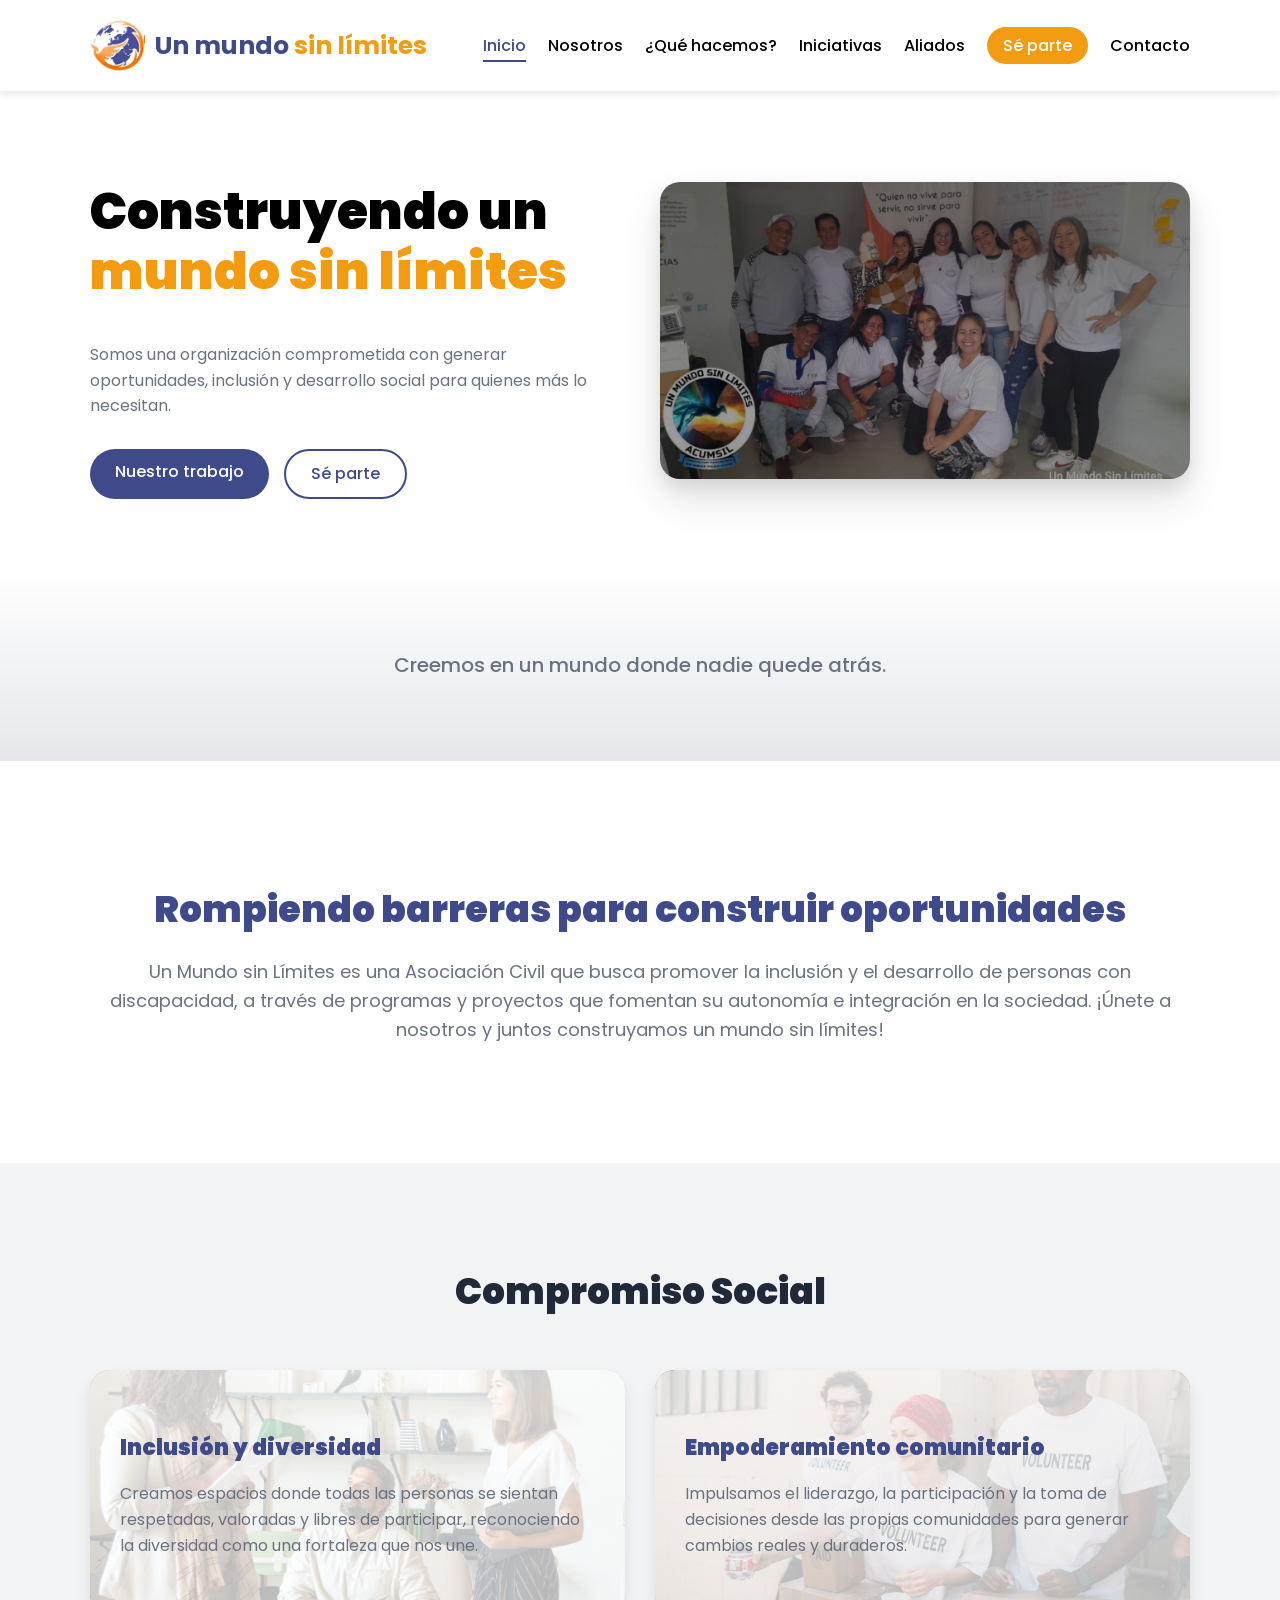
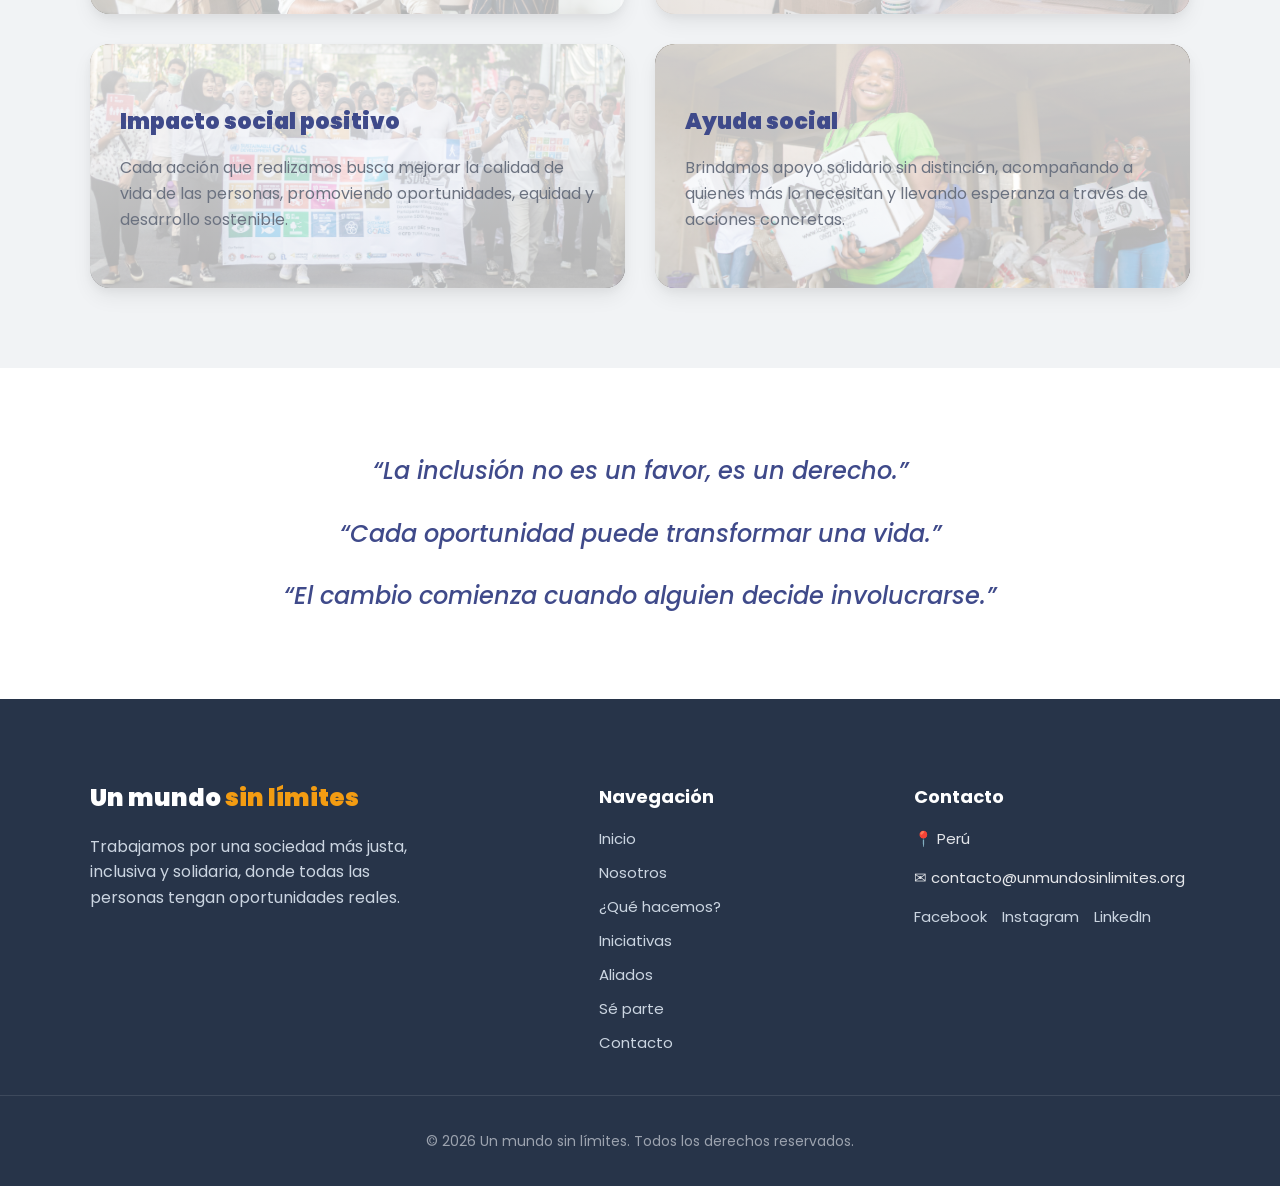
<file: index.html>
<!DOCTYPE html>
<html lang="es">
<head>
    <meta charset="UTF-8">
    <meta name="viewport" content="width=device-width, initial-scale=1.0">
    <title>Un mundo sin límites | Inicio</title>
    <link rel="preconnect" href="https://fonts.googleapis.com">
    <link rel="preconnect" href="https://fonts.gstatic.com" crossorigin>
    <link href="https://fonts.googleapis.com/css2?family=Poppins:wght@300;400;500;600;700&display=swap" rel="stylesheet">
    <link rel="stylesheet" href="assets/css/normalize.css">
    <link rel="stylesheet" href="assets/css/styles.css">
</head>
<body>
    <header class="header">
        <div class="header__contenedor">
            <div class="header__barra">
                <a href="index.html" class="header__logo">
                    <img loading="lazy" src="assets/img/logo.jpg" alt="Logo Un mundo sin límites" class="header__logo-imagen">
                    <span class="header__logo-texto">Un mundo <strong>sin límites</strong></span>
                </a>
                <nav class="navegacion">
                    <a href="index.html" class="navegacion__link navegacion__link--activo">Inicio</a>
                    <a href="nosotros.html" class="navegacion__link">Nosotros</a>
                    <a href="que-hacemos.html" class="navegacion__link">¿Qué hacemos?</a>
                    <a href="iniciativas.html" class="navegacion__link">Iniciativas</a>
                    <a href="aliados.html" class="navegacion__link">Aliados</a>
                    <a href="se-parte.html" class="navegacion__link navegacion__link--boton">Sé parte</a>
                    <a href="contacto.html" class="navegacion__link">Contacto</a>
                </nav>
            </div>
        </div>
    </header>

    <main>
        <section class="hero">
            <div class="hero__contenedor">
                <div class="hero__contenido">
                    <h1 class="hero__titulo">Construyendo un<br> <span class="hero__titulo--resaltado">mundo sin límites</span></h1>

                    <p class="hero__texto">Somos una organización comprometida con generar oportunidades, inclusión y desarrollo social para quienes más lo necesitan.</p>

                    <div class="hero__acciones">
                        <a href="que-hacemos.html" class="boton boton--primario">Nuestro trabajo</a>
                        <a href="se-parte.html" class="boton boton--secundario">Sé parte</a>
                    </div>
                </div>
                <div class="hero__imagen">
                    <img loading="lazy" src="assets/img/hero.jpg" alt="Un mundo sin límites">
                </div>
            </div>
        </section>
    </main>

    <section class="transicion">
        <div class="transicion__contenedor">
            <p class="transicion__texto">Creemos en un mundo donde nadie quede atrás.</p>
        </div>
    </section>

    <section class="concepto">
        <div class="concepto__contenedor">
            <h2 class="concepto__titulo">Rompiendo barreras para construir oportunidades</h2>
            <p class="concepto__texto">Un Mundo sin Límites es una Asociación Civil que busca promover la inclusión y el desarrollo de personas con discapacidad, a través de programas y proyectos que fomentan su autonomía e integración en la sociedad. ¡Únete a nosotros y juntos construyamos un mundo sin límites!</p>
        </div>
    </section>

    <section class="compromiso">
        <h2 class="compromiso__titulo">Compromiso Social</h2>
        <div class="compromiso__contenedor">
            <div class="compromiso__item">
                <img loading="lazy" src="assets/img/inclusion-diversidad.jpg" alt="Inclusión y diversidad" class="compromiso__imagen">
                <div class="compromiso__contenido">
                    <h3 class="compromiso__subtitulo">Inclusión y diversidad</h3>
                    <p class="compromiso__texto">
                        Creamos espacios donde todas las personas se sientan respetadas, valoradas y libres de participar, reconociendo la diversidad como una fortaleza que nos une.
                    </p>
                </div>
            </div><!-- .compromiso__item--inclusion -->

            <div class="compromiso__item">
                <img loading="lazy" src="assets/img/empoderamiento-comunitario.jpg" alt="Empoderamiento comunitario" class="compromiso__imagen">
                <div class="compromiso__contenido">
                    <h3 class="compromiso__subtitulo">Empoderamiento comunitario</h3>
                    <p class="compromiso__texto">
                        Impulsamos el liderazgo, la participación y la toma de decisiones desde las propias comunidades para generar cambios reales y duraderos.
                    </p>
                </div>
            </div><!-- .compromiso__item--empoderamiento -->

            <div class="compromiso__item">
                <img loading="lazy" src="assets/img/impacto-social-positivo.jpg" alt="Impacto social positivo" class="compromiso__imagen">
                <div class="compromiso__contenido">
                    <h3 class="compromiso__subtitulo">Impacto social positivo</h3>
                    <p class="compromiso__texto">
                        Cada acción que realizamos busca mejorar la calidad de vida de las personas, promoviendo oportunidades, equidad y desarrollo sostenible.
                    </p>
                </div>
            </div><!-- .compromiso__item--impacto -->

            <div class="compromiso__item">
                <img loading="lazy" src="assets/img/ayuda-social.jpg" alt="Ayuda social" class="compromiso__imagen">
                <div class="compromiso__contenido">
                    <h3 class="compromiso__subtitulo">Ayuda social</h3>
                    <p class="compromiso__texto">
                        Brindamos apoyo solidario sin distinción, acompañando a quienes más lo necesitan y llevando esperanza a través de acciones concretas.
                    </p>
                </div>
            </div><!-- .compromiso__item--ayuda-social -->
        </div>
    </section>

    <section class="mensajes">
        <div class="mensajes__contenedor">
            <div class="mensajes__slide mensajes__slide--activo">
                <p class="mensajes__texto">“La inclusión no es un favor, es un derecho.”</p>
            </div>
            <div class="mensajes__slide">
                <p class="mensajes__texto">“Cada oportunidad puede transformar una vida.”</p>
            </div>
            <div class="mensajes__slide">
                <p class="mensajes__texto">“El cambio comienza cuando alguien decide involucrarse.”</p>
            </div>
        </div>
    </section>

    <footer class="footer">
        <div class="footer__contenedor">
            <div class="footer__brand">
                <h3 class="footer__logo">Un mundo <span>sin límites</span></h3>
                <p class="footer__texto">
                    Trabajamos por una sociedad más justa, inclusiva y solidaria, donde todas las personas tengan oportunidades reales.
                </p>
            </div>

            <div>
                <h4 class="footer__titulo">Navegación</h4>
                <nav class="footer__nav">
                    <a class="footer__link" href="index.html">Inicio</a>
                    <a class="footer__link" href="nosotros.html">Nosotros</a>
                    <a class="footer__link" href="que-hacemos.html">¿Qué hacemos?</a>
                    <a class="footer__link" href="iniciativas.html">Iniciativas</a>
                    <a class="footer__link" href="aliados.html">Aliados</a>
                    <a class="footer__link" href="se-parte.html">Sé parte</a>
                    <a class="footer__link" href="contacto.html">Contacto</a>
                </nav>
            </div>

            <div>
                <h4 class="footer__titulo">Contacto</h4>
                <p class="footer__info">📍 Perú</p>
                <p class="footer__info">✉ contacto@unmundosinlimites.org</p>

                <div class="footer__redes">
                    <a class="footer__link" href="#">Facebook</a>
                    <a class="footer__link" href="#">Instagram</a>
                    <a class="footer__link" href="#">LinkedIn</a>
                </div>
            </div>
        </div>

        <div class="footer__copy">
            <p>&copy; 2026 Un mundo sin límites. Todos los derechos reservados.</p>
        </div>
    </footer>
</body>
</html>
</file>
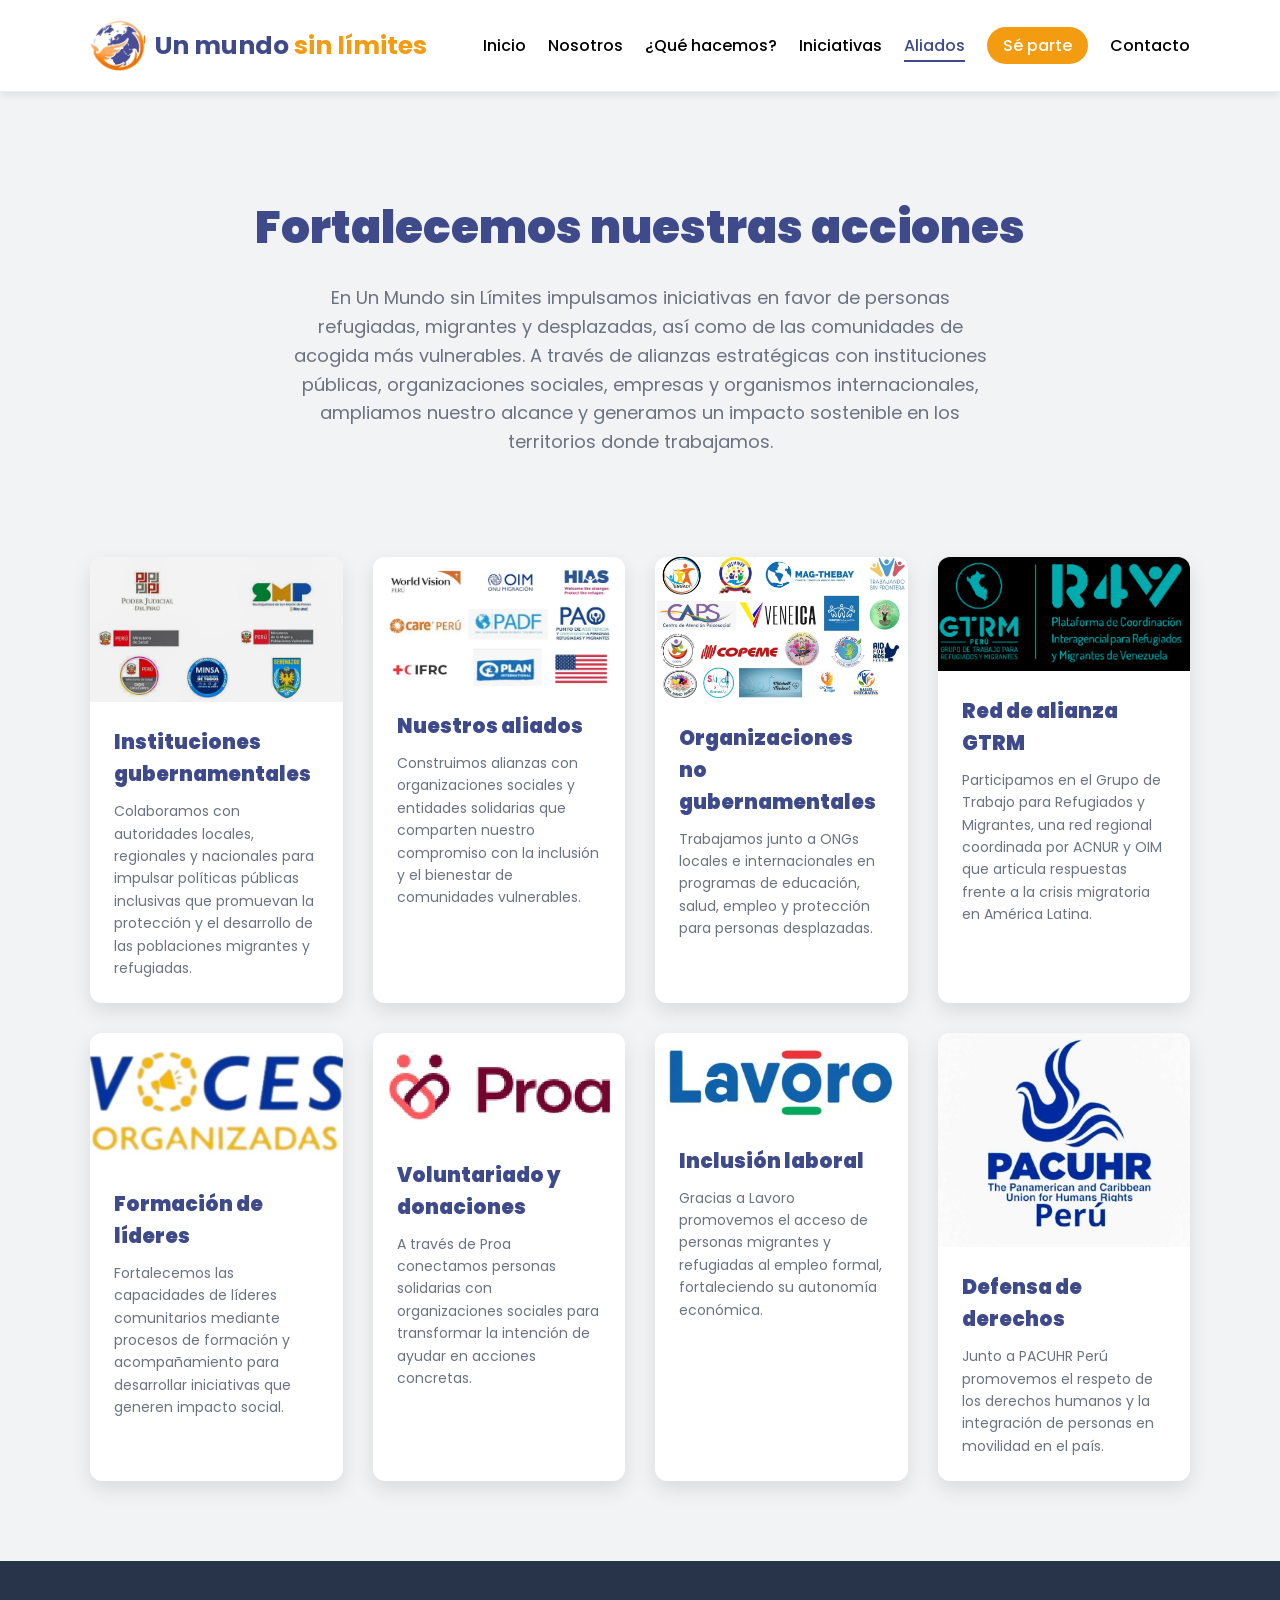
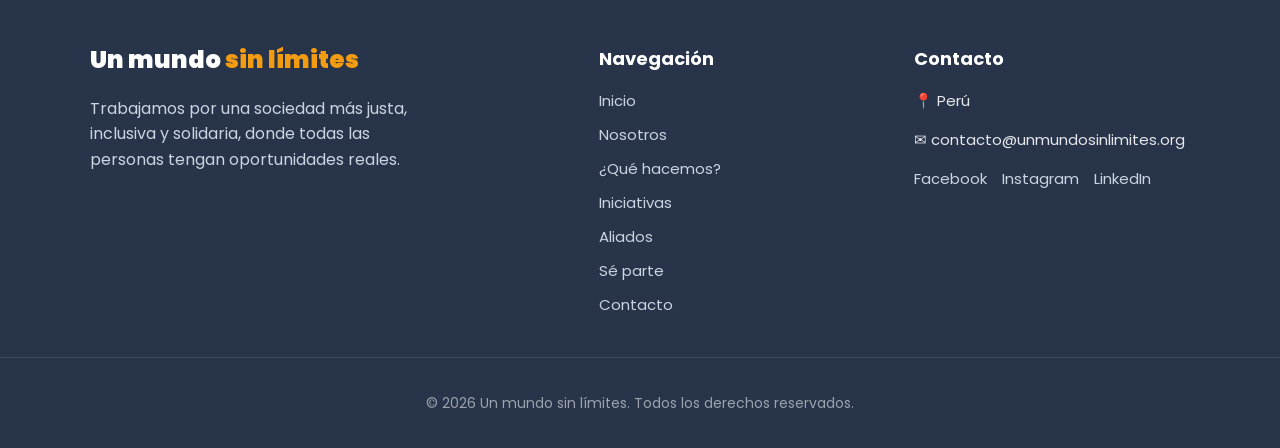
<file: aliados.html>
<!DOCTYPE html>
<html lang="es">
<head>
    <meta charset="UTF-8">
    <meta name="viewport" content="width=device-width, initial-scale=1.0">
    <title>Un mundo sin límites | Aliados</title>
    <link rel="preconnect" href="https://fonts.googleapis.com">
    <link rel="preconnect" href="https://fonts.gstatic.com" crossorigin>
    <link href="https://fonts.googleapis.com/css2?family=Poppins:wght@300;400;500;600;700&display=swap" rel="stylesheet">
    <link rel="stylesheet" href="assets/css/normalize.css">
    <link rel="stylesheet" href="assets/css/styles.css">
</head>
<body>
    <header class="header">
        <div class="header__contenedor">
            <div class="header__barra">
                <a href="index.html" class="header__logo">
                    <img src="assets/img/logo.jpg" alt="Logo Un mundo sin límites" class="header__logo-imagen" loading="lazy" decoding="async">
                    <span class="header__logo-texto">Un mundo <strong>sin límites</strong></span>
                </a>
                <nav class="navegacion">
                    <a href="index.html" class="navegacion__link">Inicio</a>
                    <a href="nosotros.html" class="navegacion__link">Nosotros</a>
                    <a href="que-hacemos.html" class="navegacion__link">¿Qué hacemos?</a>
                    <a href="iniciativas.html" class="navegacion__link">Iniciativas</a>
                    <a href="aliados.html" class="navegacion__link navegacion__link--activo">Aliados</a>
                    <a href="se-parte.html" class="navegacion__link navegacion__link--boton">Sé parte</a>
                    <a href="contacto.html" class="navegacion__link">Contacto</a>
                </nav>
            </div>
        </div>
    </header>

    <section class="aliados">
        <div class="aliados__contenedor">
            <header class="aliados__encabezado">
                <h2 class="aliados__titulo">Fortalecemos nuestras acciones</h2>
                <p class="aliados__descripcion">
                    En Un Mundo sin Límites impulsamos iniciativas en favor de personas refugiadas,
                    migrantes y desplazadas, así como de las comunidades de acogida más vulnerables.
                    A través de alianzas estratégicas con instituciones públicas, organizaciones
                    sociales, empresas y organismos internacionales, ampliamos nuestro alcance
                    y generamos un impacto sostenible en los territorios donde trabajamos.
                </p>
            </header>

            <div class="aliados__grid">
                <article class="aliado">
                    <img class="aliado__imagen" src="/assets/img/a1-gobierno.jpg" alt="Instituciones gubernamentales" loading="lazy" decoding="async">

                    <div class="aliado__contenido">
                        <h3 class="aliado__titulo">Instituciones gubernamentales</h3>
                        <p class="aliado__texto">
                            Colaboramos con autoridades locales, regionales y nacionales
                            para impulsar políticas públicas inclusivas que promuevan
                            la protección y el desarrollo de las poblaciones migrantes
                            y refugiadas.
                        </p>
                    </div>
                </article>

                <article class="aliado">
                    <img class="aliado__imagen" src="/assets/img/a2-aliados.jpg" alt="Nuestros aliados" loading="lazy" decoding="async">

                    <div class="aliado__contenido">
                        <h3 class="aliado__titulo">Nuestros aliados</h3>
                        <p class="aliado__texto">
                            Construimos alianzas con organizaciones sociales y entidades
                            solidarias que comparten nuestro compromiso con la inclusión
                            y el bienestar de comunidades vulnerables.
                        </p>
                    </div>
                </article>

                <article class="aliado">
                    <img class="aliado__imagen" src="/assets/img/a3-ong.png" alt="Organizaciones no gubernamentales" loading="lazy" decoding="async">

                    <div class="aliado__contenido">
                        <h3 class="aliado__titulo">Organizaciones no gubernamentales</h3>
                        <p class="aliado__texto">
                            Trabajamos junto a ONGs locales e internacionales en
                            programas de educación, salud, empleo y protección
                            para personas desplazadas.
                        </p>
                    </div>
                </article>

                <article class="aliado">
                    <img class="aliado__imagen" src="/assets/img/a4-gtrm.png" alt="Red GTRM" loading="lazy" decoding="async">

                    <div class="aliado__contenido">
                        <h3 class="aliado__titulo">Red de alianza GTRM</h3>
                        <p class="aliado__texto">
                            Participamos en el Grupo de Trabajo para Refugiados y Migrantes,
                            una red regional coordinada por ACNUR y OIM que articula
                            respuestas frente a la crisis migratoria en América Latina.
                        </p>
                    </div>
                </article>

                <article class="aliado">
                    <img class="aliado__imagen" src="/assets/img/a5-lideres.jpg" alt="Formación de líderes" loading="lazy" decoding="async">

                    <div class="aliado__contenido">
                        <h3 class="aliado__titulo">Formación de líderes</h3>
                        <p class="aliado__texto">
                            Fortalecemos las capacidades de líderes comunitarios
                            mediante procesos de formación y acompañamiento para
                            desarrollar iniciativas que generen impacto social.
                        </p>
                    </div>
                </article>

                <article class="aliado">
                    <img class="aliado__imagen" src="/assets/img/a6-voluntariado.jpg" alt="Voluntariado y donaciones" loading="lazy" decoding="async">

                    <div class="aliado__contenido">
                        <h3 class="aliado__titulo">Voluntariado y donaciones</h3>
                        <p class="aliado__texto">
                            A través de Proa conectamos personas solidarias con
                            organizaciones sociales para transformar la intención
                            de ayudar en acciones concretas.
                        </p>
                    </div>
                </article>

                <article class="aliado">
                    <img class="aliado__imagen" src="/assets/img/a7-inclusion-laboral.jpg" alt="Inclusión laboral" loading="lazy" decoding="async">

                    <div class="aliado__contenido">
                        <h3 class="aliado__titulo">Inclusión laboral</h3>
                        <p class="aliado__texto">
                            Gracias a Lavoro promovemos el acceso de personas
                            migrantes y refugiadas al empleo formal, fortaleciendo
                            su autonomía económica.
                        </p>
                    </div>
                </article>

                <article class="aliado">
                    <img class="aliado__imagen" src="/assets/img/a8-derechos.jpg" alt="Defensa de derechos" loading="lazy" decoding="async">

                    <div class="aliado__contenido">
                        <h3 class="aliado__titulo">Defensa de derechos</h3>
                        <p class="aliado__texto">
                            Junto a PACUHR Perú promovemos el respeto de los
                            derechos humanos y la integración de personas
                            en movilidad en el país.
                        </p>
                    </div>
                </article>
            </div>
        </div>
    </section>

    <footer class="footer">
        <div class="footer__contenedor">
            <div class="footer__brand">
                <h3 class="footer__logo">Un mundo <span>sin límites</span></h3>
                <p class="footer__texto">
                    Trabajamos por una sociedad más justa, inclusiva y solidaria, donde todas las personas tengan oportunidades reales.
                </p>
            </div>

            <div>
                <h4 class="footer__titulo">Navegación</h4>
                <nav class="footer__nav">
                    <a class="footer__link" href="index.html">Inicio</a>
                    <a class="footer__link" href="nosotros.html">Nosotros</a>
                    <a class="footer__link" href="que-hacemos.html">¿Qué hacemos?</a>
                    <a class="footer__link" href="iniciativas.html">Iniciativas</a>
                    <a class="footer__link" href="aliados.html">Aliados</a>
                    <a class="footer__link" href="se-parte.html">Sé parte</a>
                    <a class="footer__link" href="contacto.html">Contacto</a>
                </nav>
            </div>

            <div>
                <h4 class="footer__titulo">Contacto</h4>
                <p class="footer__info">📍 Perú</p>
                <p class="footer__info">✉ contacto@unmundosinlimites.org</p>

                <div class="footer__redes">
                    <a class="footer__link" href="#">Facebook</a>
                    <a class="footer__link" href="#">Instagram</a>
                    <a class="footer__link" href="#">LinkedIn</a>
                </div>
            </div>
        </div>

        <div class="footer__copy">
            <p>&copy; 2026 Un mundo sin límites. Todos los derechos reservados.</p>
        </div>
    </footer>
</body>
</html>
</file>
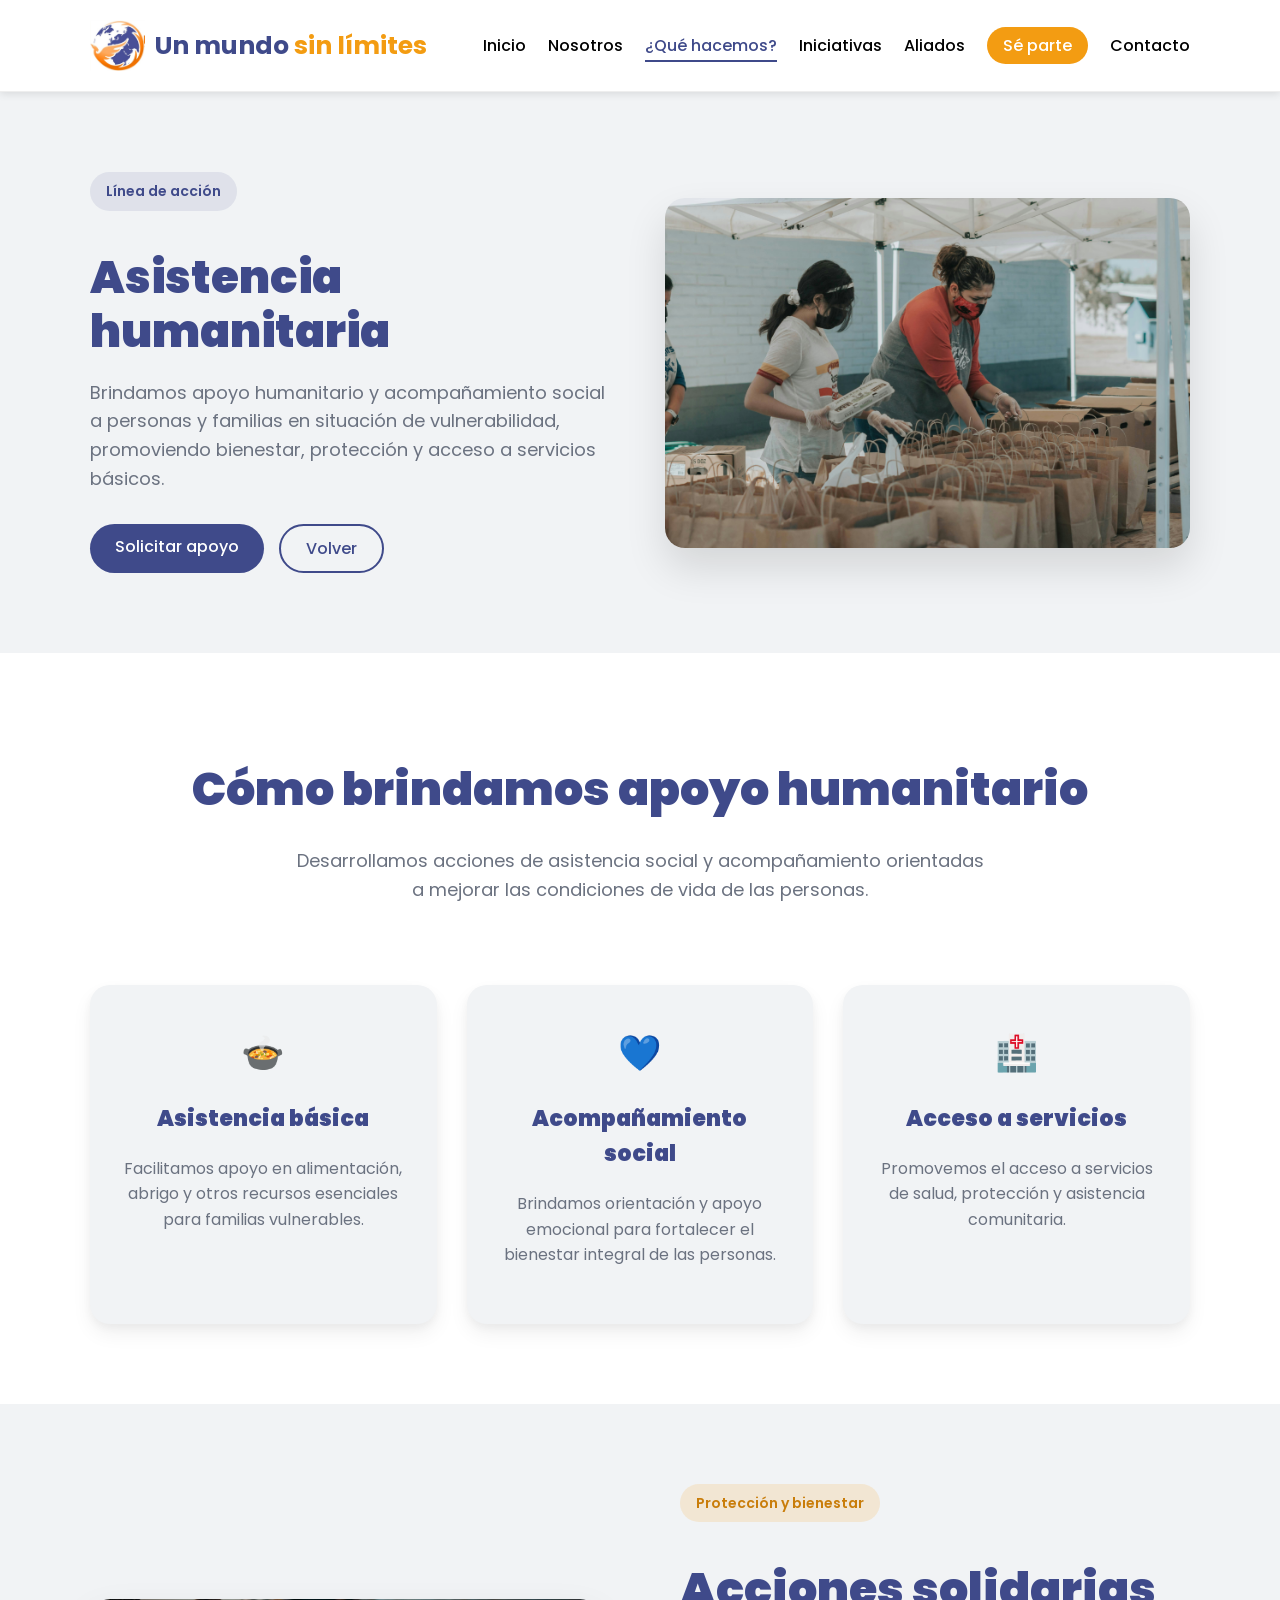
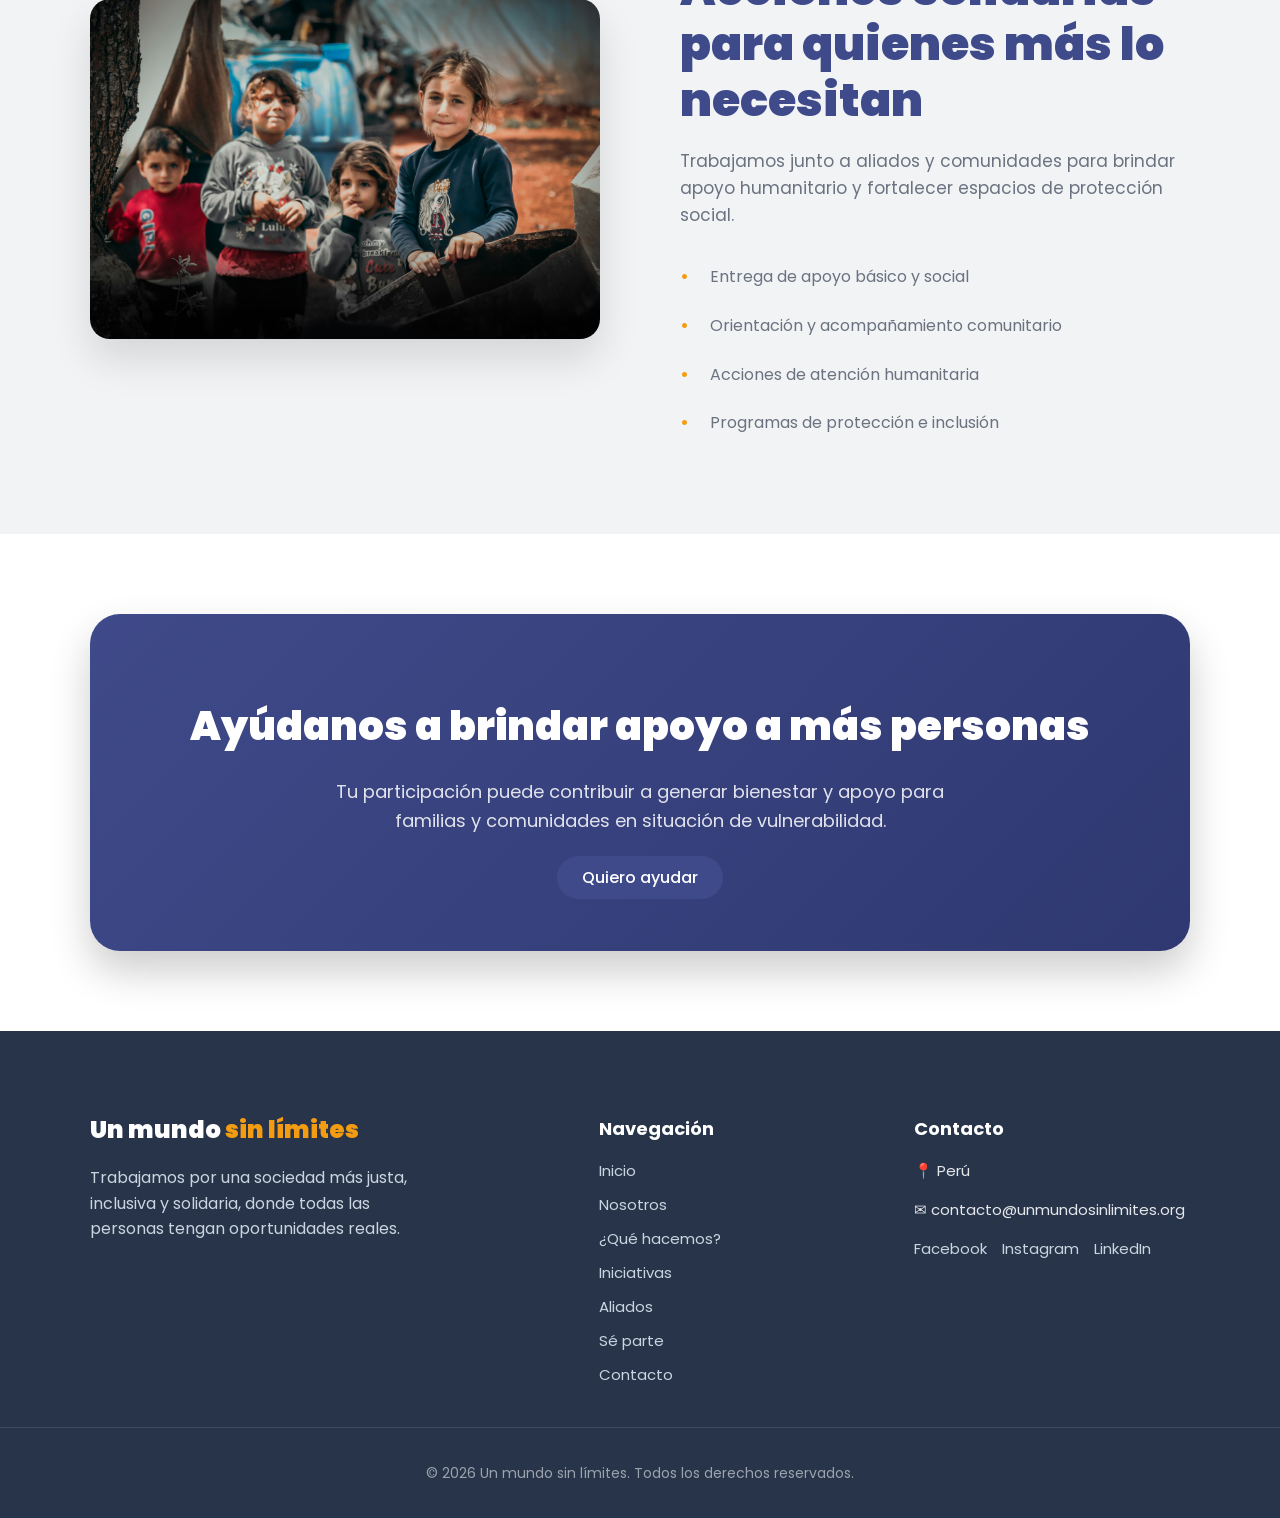
<file: asistencia-humanitaria.html>
<!DOCTYPE html>
<html lang="es">
<head>
    <meta charset="UTF-8">
    <meta name="viewport" content="width=device-width, initial-scale=1.0">
    <title>Un mundo sin límites | Asistencia humanitaria</title>
    <link rel="preconnect" href="https://fonts.googleapis.com">
    <link rel="preconnect" href="https://fonts.gstatic.com" crossorigin>
    <link href="https://fonts.googleapis.com/css2?family=Poppins:wght@300;400;500;600;700&display=swap" rel="stylesheet">
    <link rel="stylesheet" href="assets/css/normalize.css">
    <link rel="stylesheet" href="assets/css/styles.css">
</head>
<body>
    <header class="header">
        <div class="header__contenedor">
            <div class="header__barra">
                <a href="index.html" class="header__logo">
                    <img src="assets/img/logo.jpg" alt="Logo Un mundo sin límites" class="header__logo-imagen">
                    <span class="header__logo-texto">Un mundo <strong>sin límites</strong></span>
                </a>
                <nav class="navegacion">
                    <a href="index.html" class="navegacion__link">Inicio</a>
                    <a href="nosotros.html" class="navegacion__link">Nosotros</a>
                    <a href="que-hacemos.html" class="navegacion__link navegacion__link--activo">¿Qué hacemos?</a>
                    <a href="iniciativas.html" class="navegacion__link">Iniciativas</a>
                    <a href="aliados.html" class="navegacion__link">Aliados</a>
                    <a href="se-parte.html" class="navegacion__link navegacion__link--boton">Sé parte</a>
                    <a href="contacto.html" class="navegacion__link">Contacto</a>
                </nav>
            </div>
        </div>
    </header>

    <main>
        <section class="detalle-accion">
            <div class="detalle-accion__contenedor">
                <div class="detalle-accion__hero">
                    <div class="detalle-accion__contenido">
                        <span class="detalle-accion__etiqueta">Línea de acción</span>

                        <h1 class="detalle-accion__titulo">Asistencia humanitaria</h1>

                        <p class="detalle-accion__descripcion">
                            Brindamos apoyo humanitario y acompañamiento social a personas
                            y familias en situación de vulnerabilidad, promoviendo bienestar,
                            protección y acceso a servicios básicos.
                        </p>

                        <div class="detalle-accion__acciones">
                            <a href="contacto.html?tipo=asistencia-humanitaria" class="boton boton--primario">Solicitar apoyo</a>
                            <a href="que-hacemos.html" class="boton boton--secundario">Volver</a>
                        </div>
                    </div>

                    <div class="detalle-accion__imagen">
                        <img loading="lazy" src="assets/img/asistencia-humanitaria-hero.jpg" alt="Asistencia humanitaria">
                    </div>
                </div>
            </div>
        </section>

        <section class="impacto">
            <div class="impacto__contenedor">
                <header class="impacto__encabezado">
                    <h2 class="impacto__titulo">Cómo brindamos apoyo humanitario</h2>

                    <p class="impacto__descripcion">
                        Desarrollamos acciones de asistencia social y acompañamiento
                        orientadas a mejorar las condiciones de vida de las personas.
                    </p>
                </header>

                <div class="impacto__grid">
                    <article class="impacto__card">
                        <div class="impacto__icono">🍲</div>

                        <h3 class="impacto__card-titulo">Asistencia básica</h3>

                        <p class="impacto__texto">
                            Facilitamos apoyo en alimentación, abrigo y otros recursos
                            esenciales para familias vulnerables.
                        </p>
                    </article>

                    <article class="impacto__card">
                        <div class="impacto__icono">💙</div>

                        <h3 class="impacto__card-titulo">Acompañamiento social</h3>

                        <p class="impacto__texto">
                            Brindamos orientación y apoyo emocional para fortalecer
                            el bienestar integral de las personas.
                        </p>
                    </article>

                    <article class="impacto__card">
                        <div class="impacto__icono">🏥</div>

                        <h3 class="impacto__card-titulo">Acceso a servicios</h3>

                        <p class="impacto__texto">
                            Promovemos el acceso a servicios de salud, protección
                            y asistencia comunitaria.
                        </p>
                    </article>
                </div>
            </div>
        </section>

        <section class="programas">
            <div class="programas__contenedor">
                <div class="programas__grid">
                    <div class="programas__imagen">
                        <img loading="lazy" src="assets/img/asistencia-humanitaria.jpg" alt="Apoyo humanitario">
                    </div>

                    <div class="programas__contenido">
                        <span class="programas__etiqueta">Protección y bienestar</span>

                        <h2 class="programas__titulo">Acciones solidarias para quienes más lo necesitan</h2>

                        <p class="programas__texto">
                            Trabajamos junto a aliados y comunidades para brindar
                            apoyo humanitario y fortalecer espacios de protección social.
                        </p>

                        <ul class="programas__lista">
                            <li class="programas__item">Entrega de apoyo básico y social</li>
                            <li class="programas__item">Orientación y acompañamiento comunitario</li>
                            <li class="programas__item">Acciones de atención humanitaria</li>
                            <li class="programas__item">Programas de protección e inclusión</li>
                        </ul>
                    </div>
                </div>
            </div>
        </section>

        <section class="detalle-cta">
            <div class="detalle-cta__contenedor">
                <div class="detalle-cta__contenido">
                    <h2 class="detalle-cta__titulo">Ayúdanos a brindar apoyo a más personas</h2>

                    <p class="detalle-cta__texto">
                        Tu participación puede contribuir a generar bienestar y apoyo
                        para familias y comunidades en situación de vulnerabilidad.
                    </p>

                    <a href="contacto.html?tipo=asistencia-humanitaria" class="boton boton--primario">Quiero ayudar</a>
                </div>
            </div>
        </section>
    </main>

    <footer class="footer">
        <div class="footer__contenedor">
            <div class="footer__brand">
                <h3 class="footer__logo">Un mundo <span>sin límites</span></h3>
                <p class="footer__texto">
                    Trabajamos por una sociedad más justa, inclusiva y solidaria, donde todas las personas tengan oportunidades reales.
                </p>
            </div>

            <div>
                <h4 class="footer__titulo">Navegación</h4>
                <nav class="footer__nav">
                    <a class="footer__link" href="index.html">Inicio</a>
                    <a class="footer__link" href="nosotros.html">Nosotros</a>
                    <a class="footer__link" href="que-hacemos.html">¿Qué hacemos?</a>
                    <a class="footer__link" href="iniciativas.html">Iniciativas</a>
                    <a class="footer__link" href="aliados.html">Aliados</a>
                    <a class="footer__link" href="se-parte.html">Sé parte</a>
                    <a class="footer__link" href="contacto.html">Contacto</a>
                </nav>
            </div>

            <div>
                <h4 class="footer__titulo">Contacto</h4>
                <p class="footer__info">📍 Perú</p>
                <p class="footer__info">✉ contacto@unmundosinlimites.org</p>

                <div class="footer__redes">
                    <a class="footer__link" href="#">Facebook</a>
                    <a class="footer__link" href="#">Instagram</a>
                    <a class="footer__link" href="#">LinkedIn</a>
                </div>
            </div>
        </div>

        <div class="footer__copy">
            <p>&copy; 2026 Un mundo sin límites. Todos los derechos reservados.</p>
        </div>
    </footer>
</body>
</html>
</file>
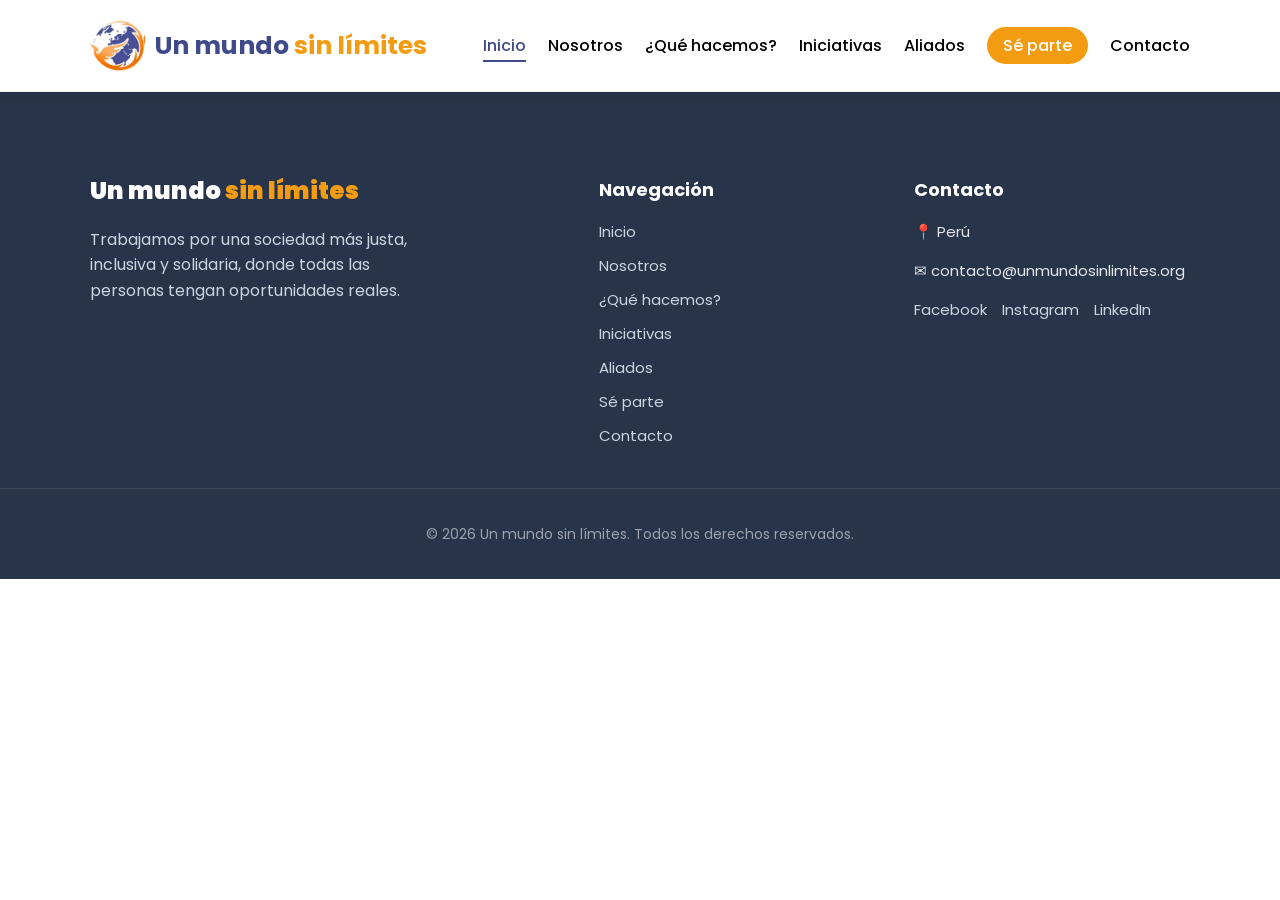
<file: base.html>
<!DOCTYPE html>
<html lang="es">
<head>
    <meta charset="UTF-8">
    <meta name="viewport" content="width=device-width, initial-scale=1.0">
    <title>Un mundo sin límites | Base</title>
    <link rel="preconnect" href="https://fonts.googleapis.com">
    <link rel="preconnect" href="https://fonts.gstatic.com" crossorigin>
    <link href="https://fonts.googleapis.com/css2?family=Poppins:wght@300;400;500;600;700&display=swap" rel="stylesheet">
    <link rel="stylesheet" href="assets/css/normalize.css">
    <link rel="stylesheet" href="assets/css/styles.css">
</head>
<body>
    <header class="header">
        <div class="header__contenedor">
            <div class="header__barra">
                <a href="index.html" class="header__logo">
                    <img src="assets/img/logo.jpg" alt="Logo Un mundo sin límites" class="header__logo-imagen">
                    <span class="header__logo-texto">Un mundo <strong>sin límites</strong></span>
                </a>
                <nav class="navegacion">
                    <a href="index.html" class="navegacion__link navegacion__link--activo">Inicio</a>
                    <a href="nosotros.html" class="navegacion__link">Nosotros</a>
                    <a href="que-hacemos.html" class="navegacion__link">¿Qué hacemos?</a>
                    <a href="iniciativas.html" class="navegacion__link">Iniciativas</a>
                    <a href="aliados.html" class="navegacion__link">Aliados</a>
                    <a href="se-parte.html" class="navegacion__link navegacion__link--boton">Sé parte</a>
                    <a href="contacto.html" class="navegacion__link">Contacto</a>
                </nav>
            </div>
        </div>
    </header>

    <footer class="footer">
        <div class="footer__contenedor">
            <div class="footer__brand">
                <h3 class="footer__logo">Un mundo <span>sin límites</span></h3>
                <p class="footer__texto">
                    Trabajamos por una sociedad más justa, inclusiva y solidaria, donde todas las personas tengan oportunidades reales.
                </p>
            </div>

            <div>
                <h4 class="footer__titulo">Navegación</h4>
                <nav class="footer__nav">
                    <a class="footer__link" href="index.html">Inicio</a>
                    <a class="footer__link" href="nosotros.html">Nosotros</a>
                    <a class="footer__link" href="que-hacemos.html">¿Qué hacemos?</a>
                    <a class="footer__link" href="iniciativas.html">Iniciativas</a>
                    <a class="footer__link" href="aliados.html">Aliados</a>
                    <a class="footer__link" href="se-parte.html">Sé parte</a>
                    <a class="footer__link" href="contacto.html">Contacto</a>
                </nav>
            </div>

            <div>
                <h4 class="footer__titulo">Contacto</h4>
                <p class="footer__info">📍 Perú</p>
                <p class="footer__info">✉ contacto@unmundosinlimites.org</p>

                <div class="footer__redes">
                    <a class="footer__link" href="#">Facebook</a>
                    <a class="footer__link" href="#">Instagram</a>
                    <a class="footer__link" href="#">LinkedIn</a>
                </div>
            </div>
        </div>

        <div class="footer__copy">
            <p>&copy; 2026 Un mundo sin límites. Todos los derechos reservados.</p>
        </div>
    </footer>
</body>
</html>
</file>
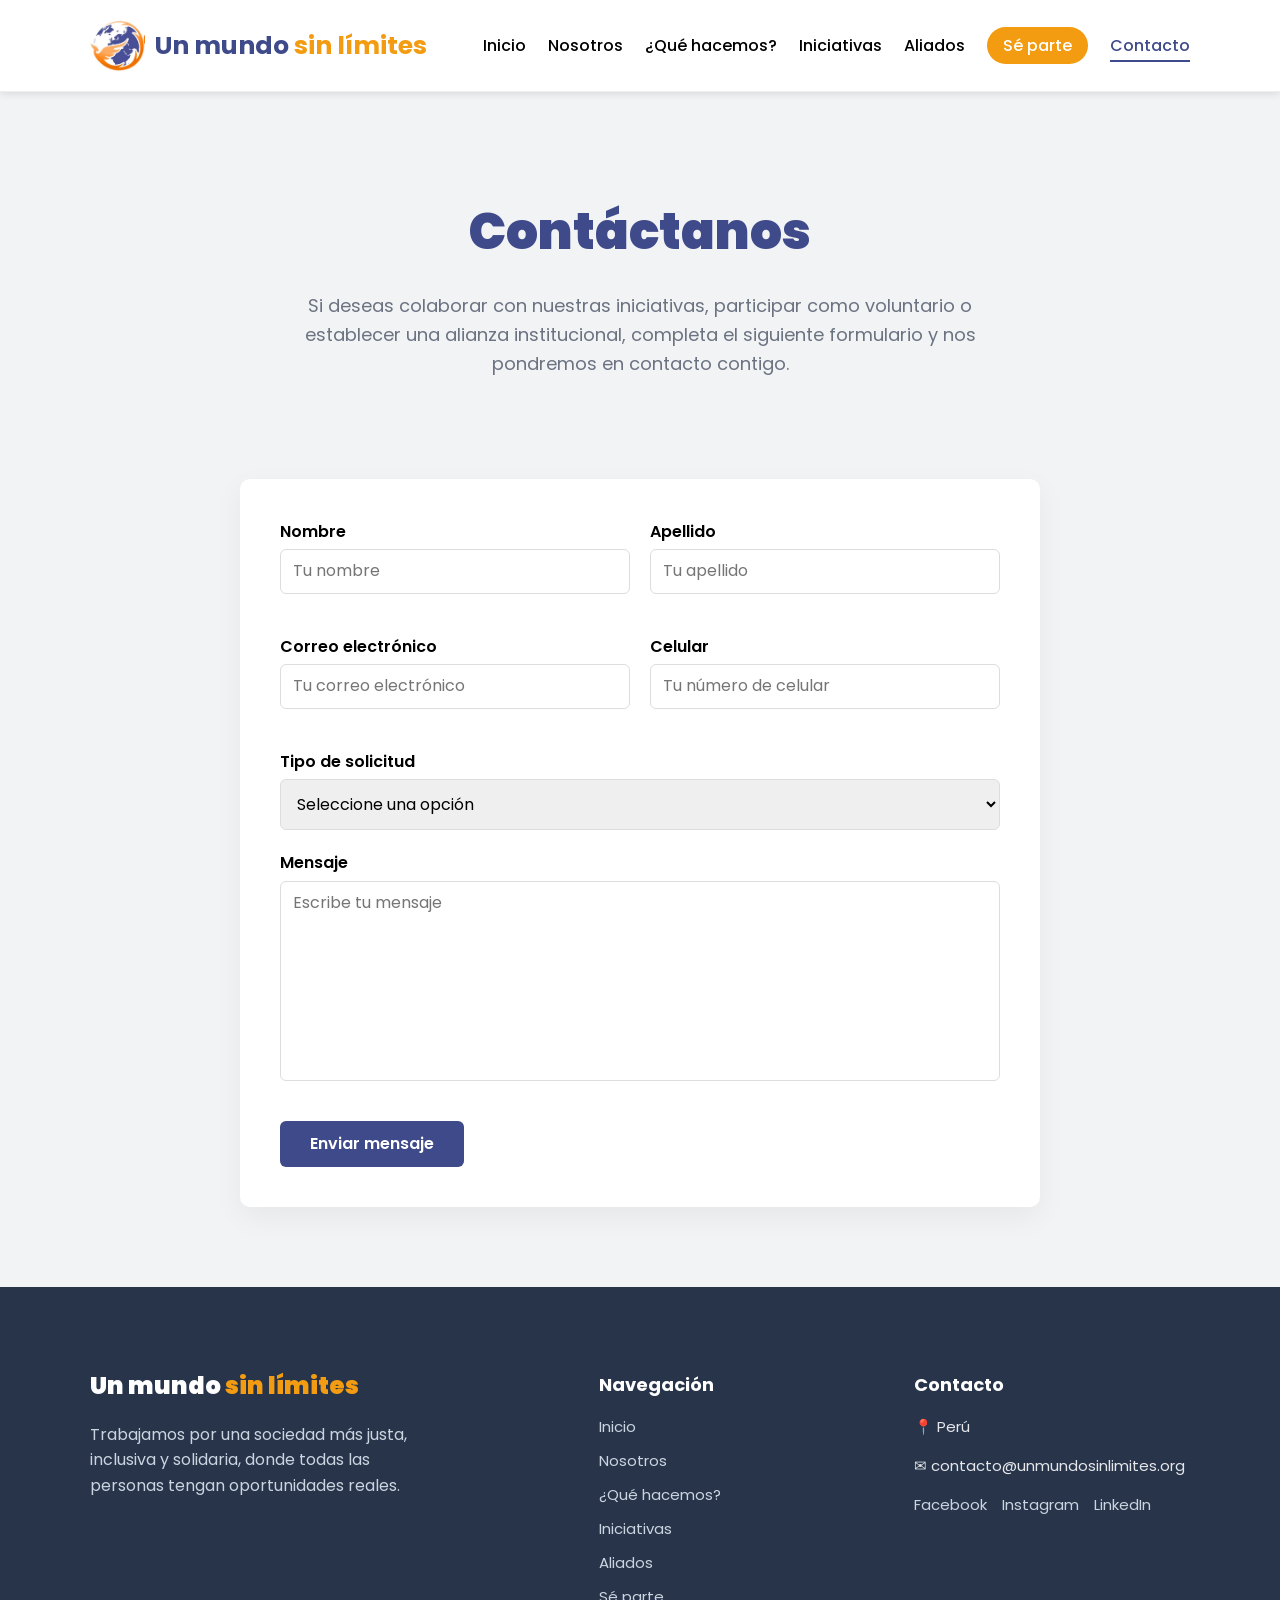
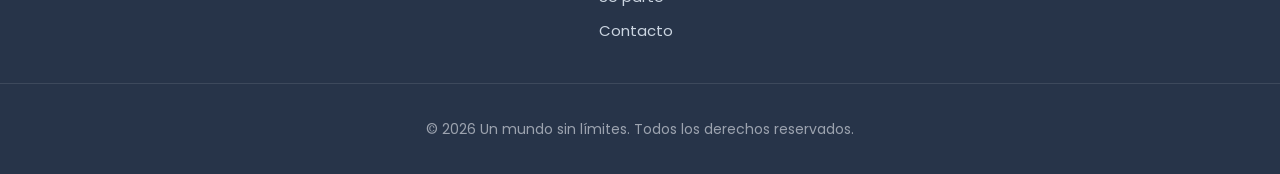
<file: contacto.html>
<!DOCTYPE html>
<html lang="es">
<head>
    <meta charset="UTF-8">
    <meta name="viewport" content="width=device-width, initial-scale=1.0">
    <title>Un mundo sin límites | Contacto</title>
    <link rel="preconnect" href="https://fonts.googleapis.com">
    <link rel="preconnect" href="https://fonts.gstatic.com" crossorigin>
    <link href="https://fonts.googleapis.com/css2?family=Poppins:wght@300;400;500;600;700&display=swap" rel="stylesheet">
    <link rel="stylesheet" href="assets/css/normalize.css">
    <link rel="stylesheet" href="assets/css/styles.css">
</head>
<body>
    <header class="header">
        <div class="header__contenedor">
            <div class="header__barra">
                <a href="index.html" class="header__logo">
                    <img src="assets/img/logo.jpg" alt="Logo Un mundo sin límites" class="header__logo-imagen">
                    <span class="header__logo-texto">Un mundo <strong>sin límites</strong></span>
                </a>
                <nav class="navegacion">
                    <a href="index.html" class="navegacion__link">Inicio</a>
                    <a href="nosotros.html" class="navegacion__link">Nosotros</a>
                    <a href="que-hacemos.html" class="navegacion__link">¿Qué hacemos?</a>
                    <a href="iniciativas.html" class="navegacion__link">Iniciativas</a>
                    <a href="aliados.html" class="navegacion__link">Aliados</a>
                    <a href="se-parte.html" class="navegacion__link navegacion__link--boton">Sé parte</a>
                    <a href="contacto.html" class="navegacion__link navegacion__link--activo">Contacto</a>
                </nav>
            </div>
        </div>
    </header>

    <section class="contacto">
        <div class="contacto__contenedor">
            <header class="contacto__encabezado">
                <h1 class="contacto__titulo">Contáctanos</h1>
                <p class="contacto__descripcion">
                    Si deseas colaborar con nuestras iniciativas, participar como voluntario o establecer una alianza institucional, completa el siguiente formulario y nos pondremos en contacto contigo.
                </p>
            </header>

            <form class="contacto__formulario" action="#" method="POST">
                <div class="contacto__grupo">
                    <div class="contacto__campo">
                        <label class="contacto__label" for="nombre">Nombre</label>
                        <input class="contacto__input" type="text" id="nombre" name="nombre" placeholder="Tu nombre" required>
                    </div>

                    <div class="contacto__campo">
                        <label class="contacto__label" for="apellido">Apellido</label>
                        <input class="contacto__input" type="text" id="apellido" name="apellido" placeholder="Tu apellido" required>
                    </div>
                </div>

                <div class="contacto__grupo">
                    <div class="contacto__campo">
                        <label class="contacto__label" for="email">Correo electrónico</label>
                        <input class="contacto__input" type="email" id="email" name="email" placeholder="Tu correo electrónico" required>
                    </div>

                    <div class="contacto__campo">
                        <label class="contacto__label" for="telefono">Celular</label>
                        <input class="contacto__input" type="tel" id="telefono" name="telefono" placeholder="Tu número de celular">
                    </div>
                </div>

                <div class="contacto__campo">
                    <label class="contacto__label" for="tipo">Tipo de solicitud</label>

                    <select class="contacto__select" name="tipo" id="tipo" required>
                        <option value="">Seleccione una opción</option>
                        <option value="voluntario">Quiero ser voluntario</option>
                        <option value="alianza">Represento una institución / alianza</option>
                        <option value="actividades">Información sobre actividades</option>
                        <option value="donaciones">Donaciones</option>
                        <option value="consulta">Consulta general</option>
                    </select>
                </div>

                <div class="contacto__campo">
                    <label class="contacto__label" for="mensaje">Mensaje</label>

                    <textarea class="contacto__textarea" name="mensaje" id="mensaje" rows="5" placeholder="Escribe tu mensaje" required></textarea>
                </div>

                <button class="contacto__boton" type="submit">Enviar mensaje</button>
            </form>
        </div>
    </section>

    <footer class="footer">
        <div class="footer__contenedor">
            <div class="footer__brand">
                <h3 class="footer__logo">Un mundo <span>sin límites</span></h3>
                <p class="footer__texto">
                    Trabajamos por una sociedad más justa, inclusiva y solidaria, donde todas las personas tengan oportunidades reales.
                </p>
            </div>

            <div>
                <h4 class="footer__titulo">Navegación</h4>
                <nav class="footer__nav">
                    <a class="footer__link" href="index.html">Inicio</a>
                    <a class="footer__link" href="nosotros.html">Nosotros</a>
                    <a class="footer__link" href="que-hacemos.html">¿Qué hacemos?</a>
                    <a class="footer__link" href="iniciativas.html">Iniciativas</a>
                    <a class="footer__link" href="aliados.html">Aliados</a>
                    <a class="footer__link" href="se-parte.html">Sé parte</a>
                    <a class="footer__link" href="contacto.html">Contacto</a>
                </nav>
            </div>

            <div>
                <h4 class="footer__titulo">Contacto</h4>
                <p class="footer__info">📍 Perú</p>
                <p class="footer__info">✉ contacto@unmundosinlimites.org</p>

                <div class="footer__redes">
                    <a class="footer__link" href="#">Facebook</a>
                    <a class="footer__link" href="#">Instagram</a>
                    <a class="footer__link" href="#">LinkedIn</a>
                </div>
            </div>
        </div>

        <div class="footer__copy">
            <p>&copy; 2026 Un mundo sin límites. Todos los derechos reservados.</p>
        </div>
    </footer>
</body>
</html>
</file>
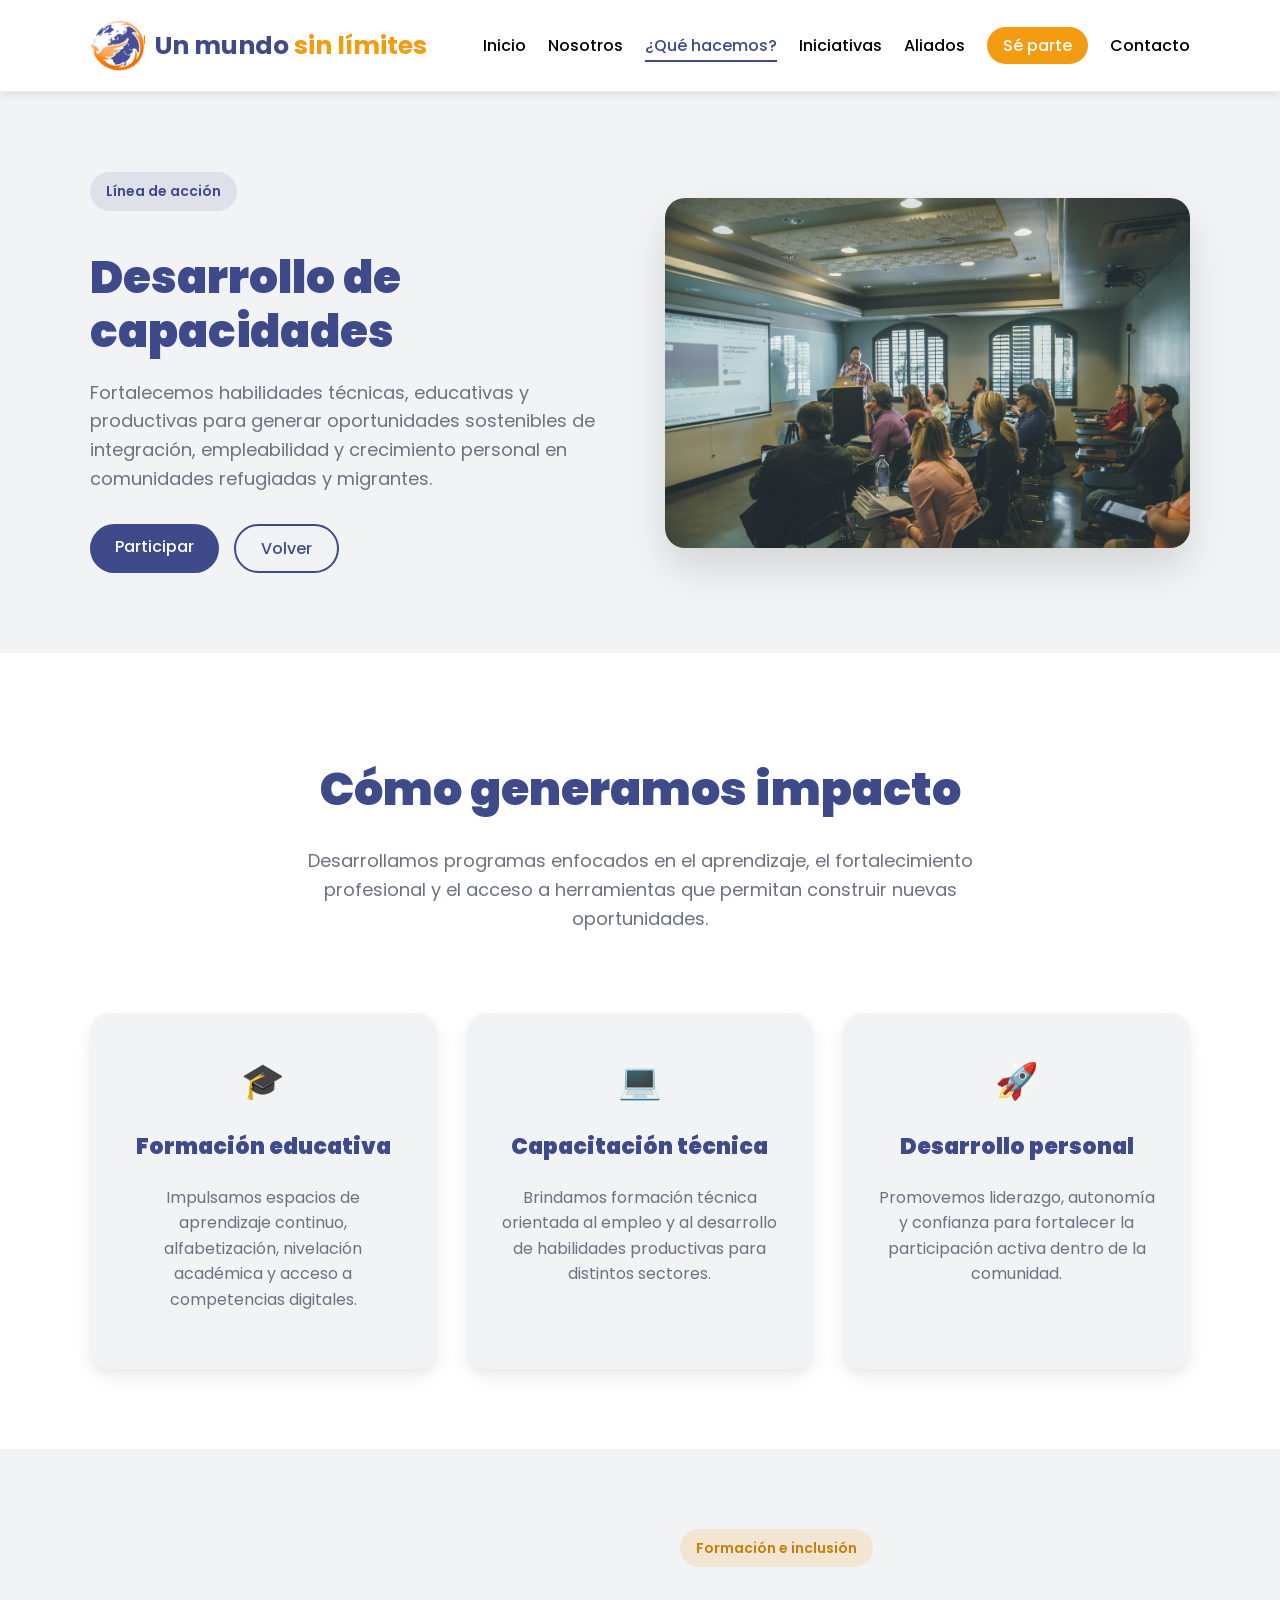
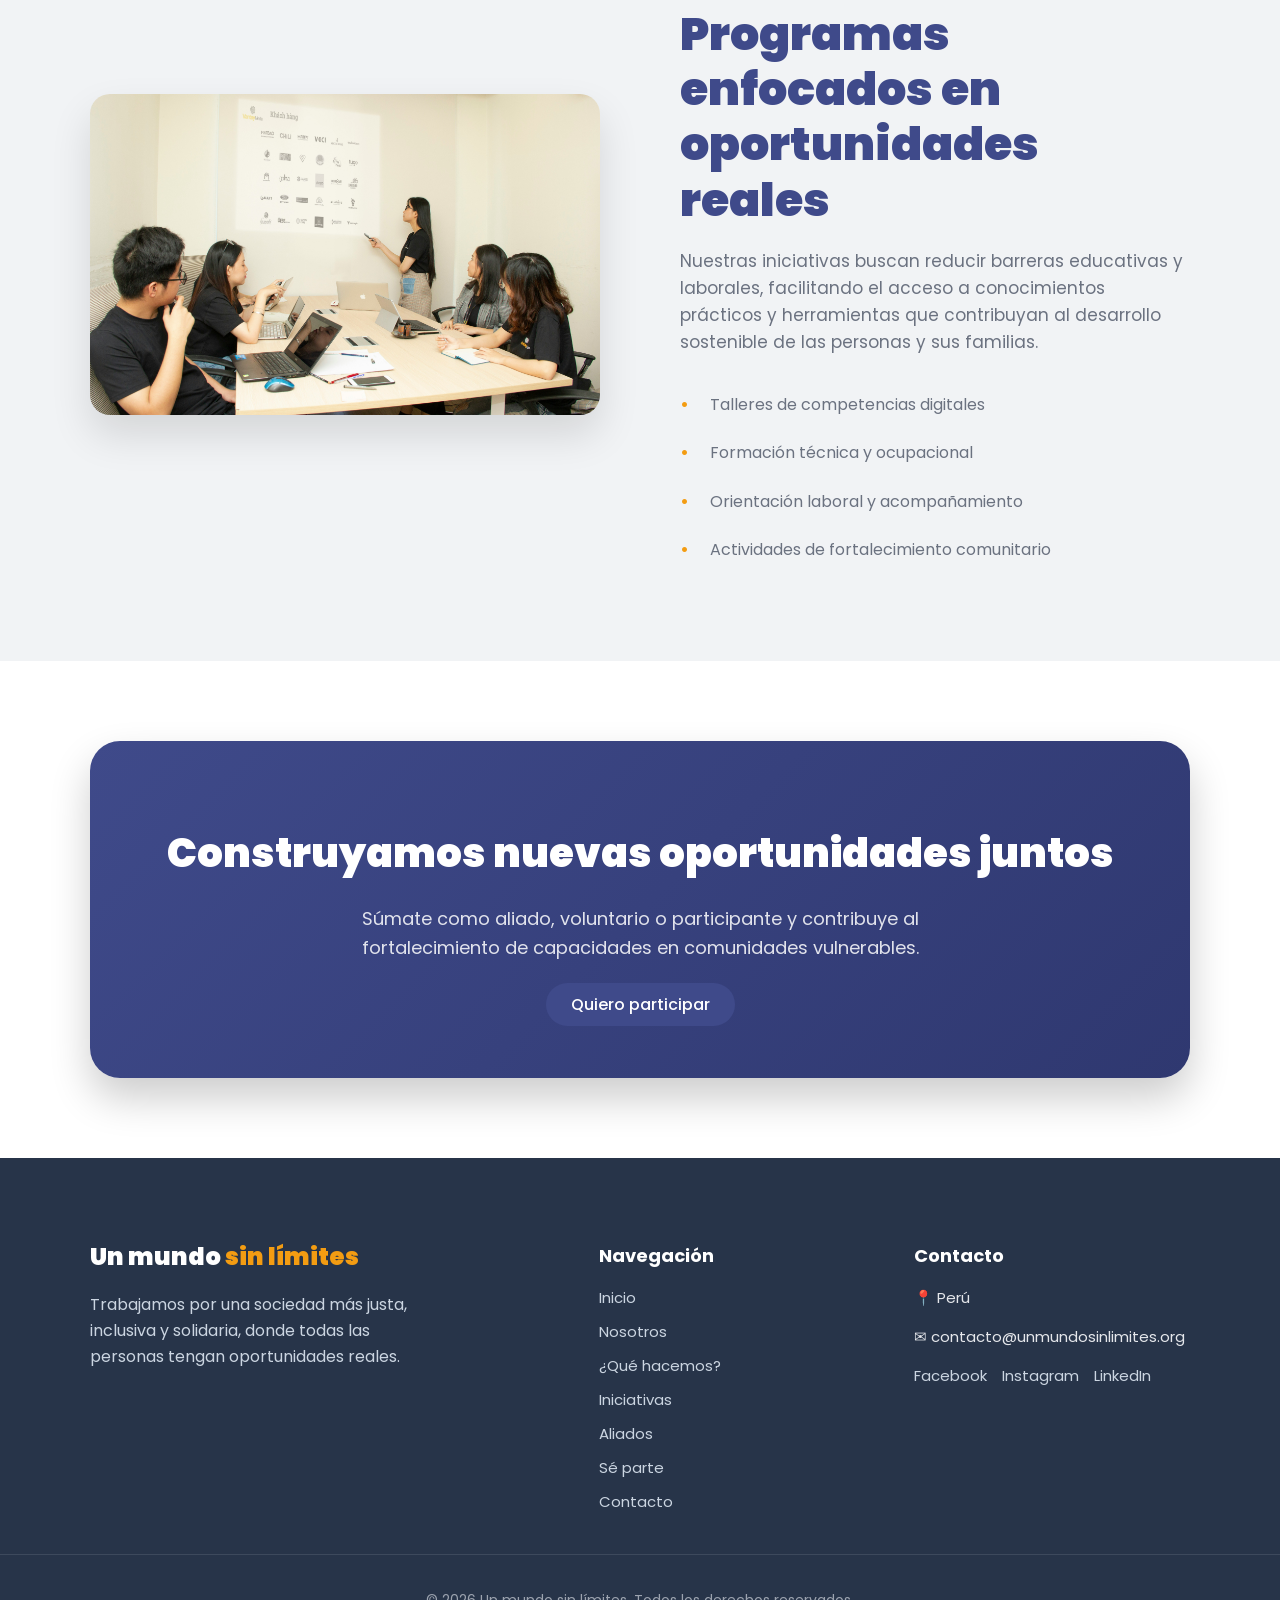
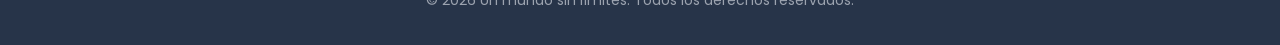
<file: desarrollo-capacidades.html>
<!DOCTYPE html>
<html lang="es">
<head>
    <meta charset="UTF-8">
    <meta name="viewport" content="width=device-width, initial-scale=1.0">
    <title>Un mundo sin límites | Desarrollo de Capacidades</title>
    <link rel="preconnect" href="https://fonts.googleapis.com">
    <link rel="preconnect" href="https://fonts.gstatic.com" crossorigin>
    <link href="https://fonts.googleapis.com/css2?family=Poppins:wght@300;400;500;600;700&display=swap" rel="stylesheet">
    <link rel="stylesheet" href="assets/css/normalize.css">
    <link rel="stylesheet" href="assets/css/styles.css">
</head>
<body>
    <header class="header">
        <div class="header__contenedor">
            <div class="header__barra">
                <a href="index.html" class="header__logo">
                    <img src="assets/img/logo.jpg" alt="Logo Un mundo sin límites" class="header__logo-imagen">
                    <span class="header__logo-texto">Un mundo <strong>sin límites</strong></span>
                </a>
                <nav class="navegacion">
                    <a href="index.html" class="navegacion__link">Inicio</a>
                    <a href="nosotros.html" class="navegacion__link">Nosotros</a>
                    <a href="que-hacemos.html" class="navegacion__link navegacion__link--activo">¿Qué hacemos?</a>
                    <a href="iniciativas.html" class="navegacion__link">Iniciativas</a>
                    <a href="aliados.html" class="navegacion__link">Aliados</a>
                    <a href="se-parte.html" class="navegacion__link navegacion__link--boton">Sé parte</a>
                    <a href="contacto.html" class="navegacion__link">Contacto</a>
                </nav>
            </div>
        </div>
    </header>

    <main>
        <section class="detalle-accion">
            <div class="detalle-accion__contenedor">
                <div class="detalle-accion__hero">
                    <div class="detalle-accion__contenido">
                        <span class="detalle-accion__etiqueta">Línea de acción</span>

                        <h1 class="detalle-accion__titulo">Desarrollo de capacidades</h1>

                        <p class="detalle-accion__descripcion">
                            Fortalecemos habilidades técnicas, educativas y productivas para generar
                            oportunidades sostenibles de integración, empleabilidad y crecimiento
                            personal en comunidades refugiadas y migrantes.
                        </p>

                        <div class="detalle-accion__acciones">
                            <a href="contacto.html?tipo=voluntario" class="boton boton--primario">Participar</a>
                            <a href="que-hacemos.html" class="boton boton--secundario">Volver</a>
                        </div>
                    </div>

                    <div class="detalle-accion__imagen">
                        <img loading="lazy" src="assets/img/desarrollo-capacidades-hero.jpg" alt="Capacitación y formación">
                    </div>
                </div>
            </div>
        </section>

        <section class="impacto">
            <div class="impacto__contenedor">
                <header class="impacto__encabezado">
                    <h2 class="impacto__titulo">Cómo generamos impacto</h2>

                    <p class="impacto__descripcion">
                        Desarrollamos programas enfocados en el aprendizaje, el fortalecimiento
                        profesional y el acceso a herramientas que permitan construir nuevas
                        oportunidades.
                    </p>
                </header>

                <div class="impacto__grid">
                    <article class="impacto__card">
                        <div class="impacto__icono">🎓</div>

                        <h3 class="impacto__card-titulo">Formación educativa</h3>

                        <p class="impacto__texto">
                            Impulsamos espacios de aprendizaje continuo, alfabetización,
                            nivelación académica y acceso a competencias digitales.
                        </p>
                    </article>

                    <article class="impacto__card">
                        <div class="impacto__icono">💻</div>

                        <h3 class="impacto__card-titulo">Capacitación técnica</h3>

                        <p class="impacto__texto">
                            Brindamos formación técnica orientada al empleo y al desarrollo
                            de habilidades productivas para distintos sectores.
                        </p>
                    </article>

                    <article class="impacto__card">
                        <div class="impacto__icono">🚀</div>

                        <h3 class="impacto__card-titulo">Desarrollo personal</h3>

                        <p class="impacto__texto">
                            Promovemos liderazgo, autonomía y confianza para fortalecer
                            la participación activa dentro de la comunidad.
                        </p>
                    </article>
                </div>
            </div>
        </section>

        <section class="programas">
            <div class="programas__contenedor">
                <div class="programas__grid">
                    <div class="programas__imagen">
<!--                        <img loading="lazy" src="assets/img/programas-formacion.jpg" alt="Programas de formación">-->
                        <img loading="lazy" src="assets/img/desarrollo-capacidades.jpg" alt="Programas de formación">
                    </div>

                    <div class="programas__contenido">
                        <span class="programas__etiqueta">Formación e inclusión</span>

                        <h2 class="programas__titulo">Programas enfocados en oportunidades reales</h2>

                        <p class="programas__texto">
                            Nuestras iniciativas buscan reducir barreras educativas y laborales,
                            facilitando el acceso a conocimientos prácticos y herramientas que
                            contribuyan al desarrollo sostenible de las personas y sus familias.
                        </p>

                        <ul class="programas__lista">
                            <li class="programas__item">Talleres de competencias digitales</li>
                            <li class="programas__item">Formación técnica y ocupacional</li>
                            <li class="programas__item">Orientación laboral y acompañamiento</li>
                            <li class="programas__item">Actividades de fortalecimiento comunitario</li>
                        </ul>
                    </div>
                </div>
            </div>
        </section>

        <section class="detalle-cta">
            <div class="detalle-cta__contenedor">
                <div class="detalle-cta__contenido">
                    <h2 class="detalle-cta__titulo">Construyamos nuevas oportunidades juntos</h2>

                    <p class="detalle-cta__texto">
                        Súmate como aliado, voluntario o participante y contribuye
                        al fortalecimiento de capacidades en comunidades vulnerables.
                    </p>

                    <a href="contacto.html?tipo=voluntario" class="boton boton--primario">Quiero participar</a>
                </div>
            </div>
        </section>
    </main>

    <footer class="footer">
        <div class="footer__contenedor">
            <div class="footer__brand">
                <h3 class="footer__logo">Un mundo <span>sin límites</span></h3>
                <p class="footer__texto">
                    Trabajamos por una sociedad más justa, inclusiva y solidaria, donde todas las personas tengan oportunidades reales.
                </p>
            </div>

            <div>
                <h4 class="footer__titulo">Navegación</h4>
                <nav class="footer__nav">
                    <a class="footer__link" href="index.html">Inicio</a>
                    <a class="footer__link" href="nosotros.html">Nosotros</a>
                    <a class="footer__link" href="que-hacemos.html">¿Qué hacemos?</a>
                    <a class="footer__link" href="iniciativas.html">Iniciativas</a>
                    <a class="footer__link" href="aliados.html">Aliados</a>
                    <a class="footer__link" href="se-parte.html">Sé parte</a>
                    <a class="footer__link" href="contacto.html">Contacto</a>
                </nav>
            </div>

            <div>
                <h4 class="footer__titulo">Contacto</h4>
                <p class="footer__info">📍 Perú</p>
                <p class="footer__info">✉ contacto@unmundosinlimites.org</p>

                <div class="footer__redes">
                    <a class="footer__link" href="#">Facebook</a>
                    <a class="footer__link" href="#">Instagram</a>
                    <a class="footer__link" href="#">LinkedIn</a>
                </div>
            </div>
        </div>

        <div class="footer__copy">
            <p>&copy; 2026 Un mundo sin límites. Todos los derechos reservados.</p>
        </div>
    </footer>
</body>
</html>
</file>
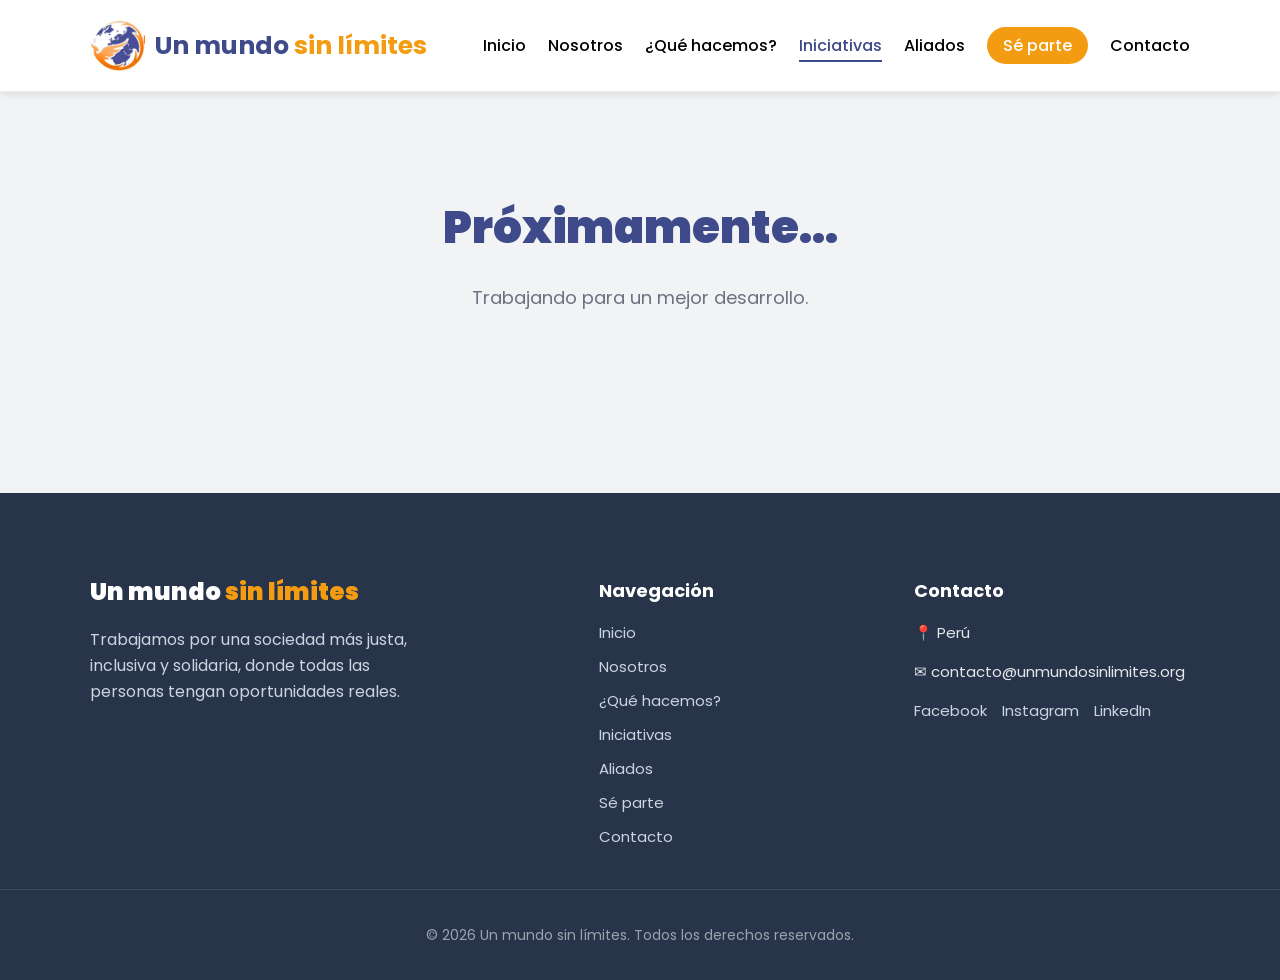
<file: iniciativas.html>
<!DOCTYPE html>
<html lang="es">
<head>
    <meta charset="UTF-8">
    <meta name="viewport" content="width=device-width, initial-scale=1.0">
    <title>Un mundo sin límites | Iniciativas</title>
    <link rel="preconnect" href="https://fonts.googleapis.com">
    <link rel="preconnect" href="https://fonts.gstatic.com" crossorigin>
    <link href="https://fonts.googleapis.com/css2?family=Poppins:wght@300;400;500;600;700&display=swap" rel="stylesheet">
    <link rel="stylesheet" href="assets/css/normalize.css">
    <link rel="stylesheet" href="assets/css/styles.css">
</head>
<body>
    <header class="header">
        <div class="header__contenedor">
            <div class="header__barra">
                <a href="index.html" class="header__logo">
                    <img src="assets/img/logo.jpg" alt="Logo Un mundo sin límites" class="header__logo-imagen">
                    <span class="header__logo-texto">Un mundo <strong>sin límites</strong></span>
                </a>
                <nav class="navegacion">
                    <a href="index.html" class="navegacion__link">Inicio</a>
                    <a href="nosotros.html" class="navegacion__link">Nosotros</a>
                    <a href="que-hacemos.html" class="navegacion__link">¿Qué hacemos?</a>
                    <a href="iniciativas.html" class="navegacion__link navegacion__link--activo">Iniciativas</a>
                    <a href="aliados.html" class="navegacion__link">Aliados</a>
                    <a href="se-parte.html" class="navegacion__link navegacion__link--boton">Sé parte</a>
                    <a href="contacto.html" class="navegacion__link">Contacto</a>
                </nav>
            </div>
        </div>
    </header>

    <section class="iniciativas">
        <div class="iniciativas__contenedor">
            <header class="iniciativas__encabezado">
                <h1 class="iniciativas__titulo">Próximamente...</h1>

                <p class="iniciativas__descripcion">
                    Trabajando para un mejor desarrollo.
                </p>
            </header>
        </div>
    </section>

    <footer class="footer">
        <div class="footer__contenedor">
            <div class="footer__brand">
                <h3 class="footer__logo">Un mundo <span>sin límites</span></h3>
                <p class="footer__texto">
                    Trabajamos por una sociedad más justa, inclusiva y solidaria, donde todas las personas tengan oportunidades reales.
                </p>
            </div>

            <div>
                <h4 class="footer__titulo">Navegación</h4>
                <nav class="footer__nav">
                    <a class="footer__link" href="index.html">Inicio</a>
                    <a class="footer__link" href="nosotros.html">Nosotros</a>
                    <a class="footer__link" href="que-hacemos.html">¿Qué hacemos?</a>
                    <a class="footer__link" href="iniciativas.html">Iniciativas</a>
                    <a class="footer__link" href="aliados.html">Aliados</a>
                    <a class="footer__link" href="se-parte.html">Sé parte</a>
                    <a class="footer__link" href="contacto.html">Contacto</a>
                </nav>
            </div>

            <div>
                <h4 class="footer__titulo">Contacto</h4>
                <p class="footer__info">📍 Perú</p>
                <p class="footer__info">✉ contacto@unmundosinlimites.org</p>

                <div class="footer__redes">
                    <a class="footer__link" href="#">Facebook</a>
                    <a class="footer__link" href="#">Instagram</a>
                    <a class="footer__link" href="#">LinkedIn</a>
                </div>
            </div>
        </div>

        <div class="footer__copy">
            <p>&copy; 2026 Un mundo sin límites. Todos los derechos reservados.</p>
        </div>
    </footer>
</body>
</html>
</file>
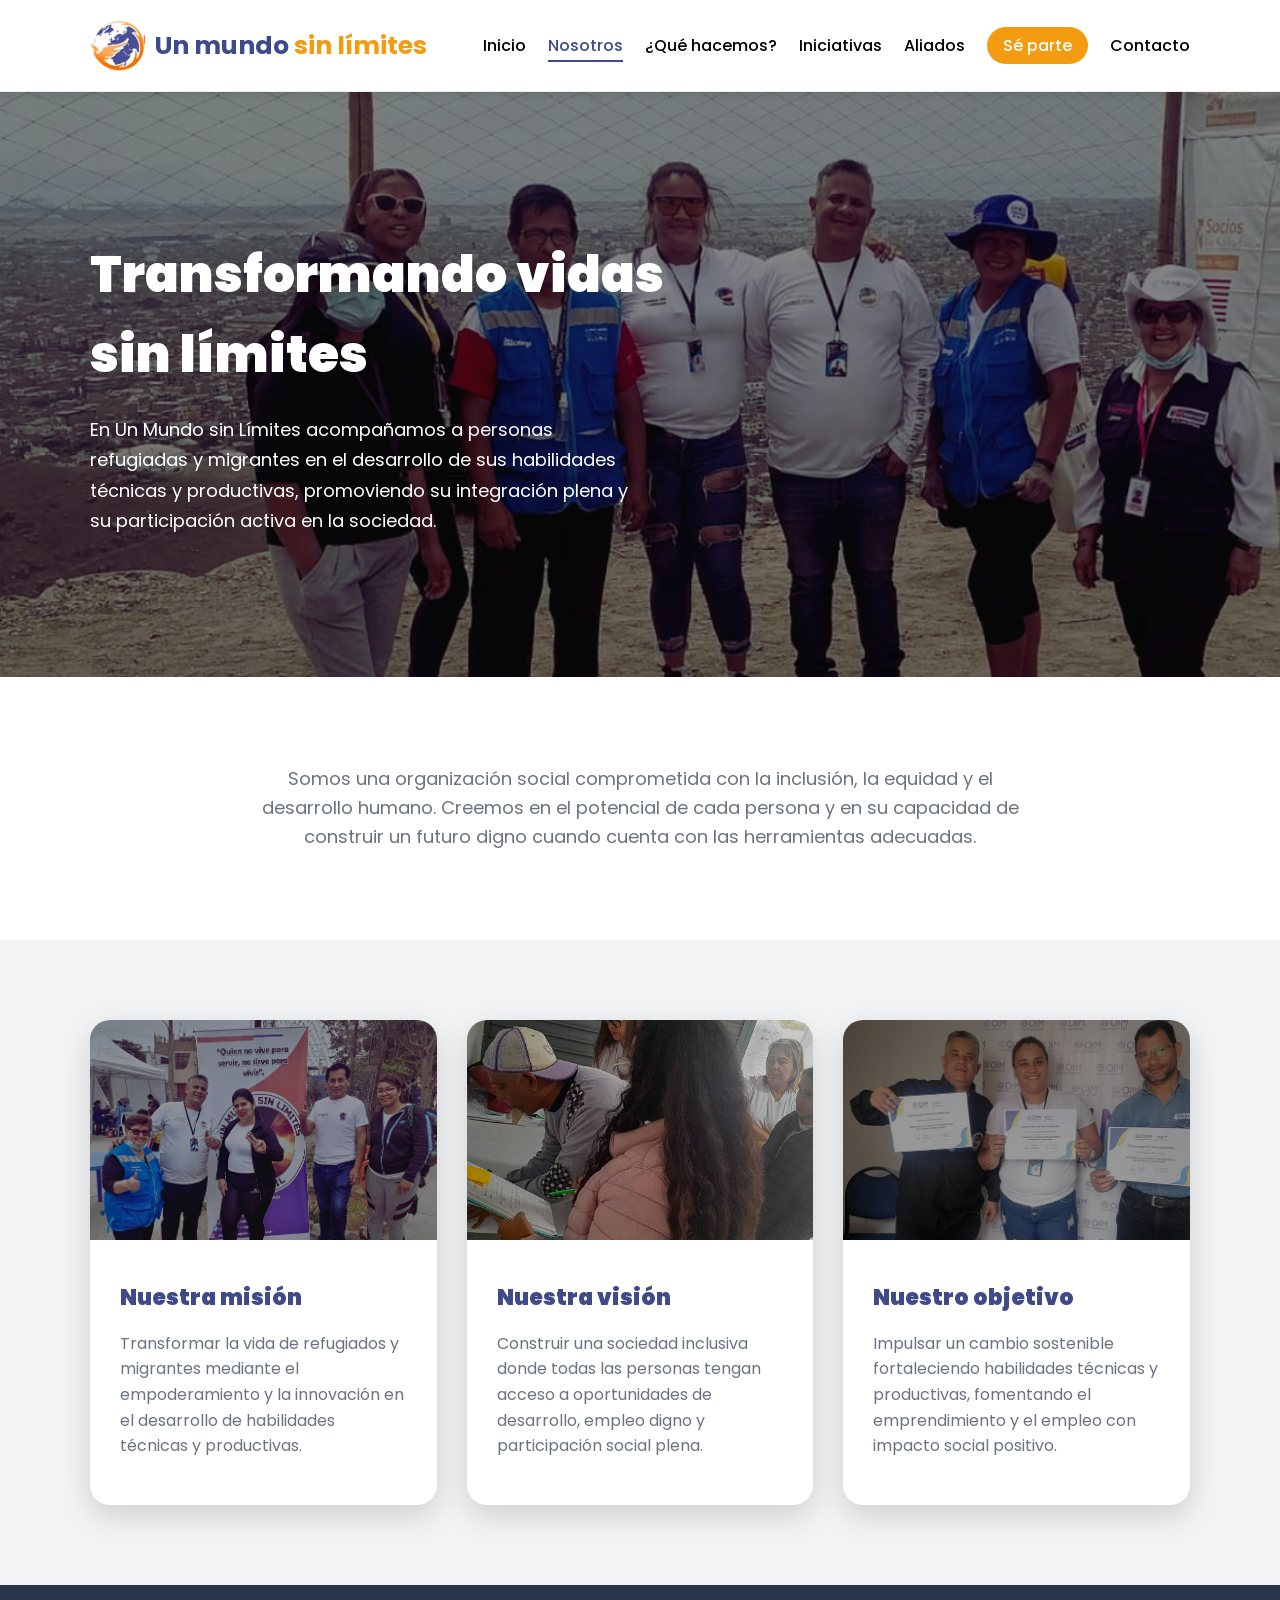
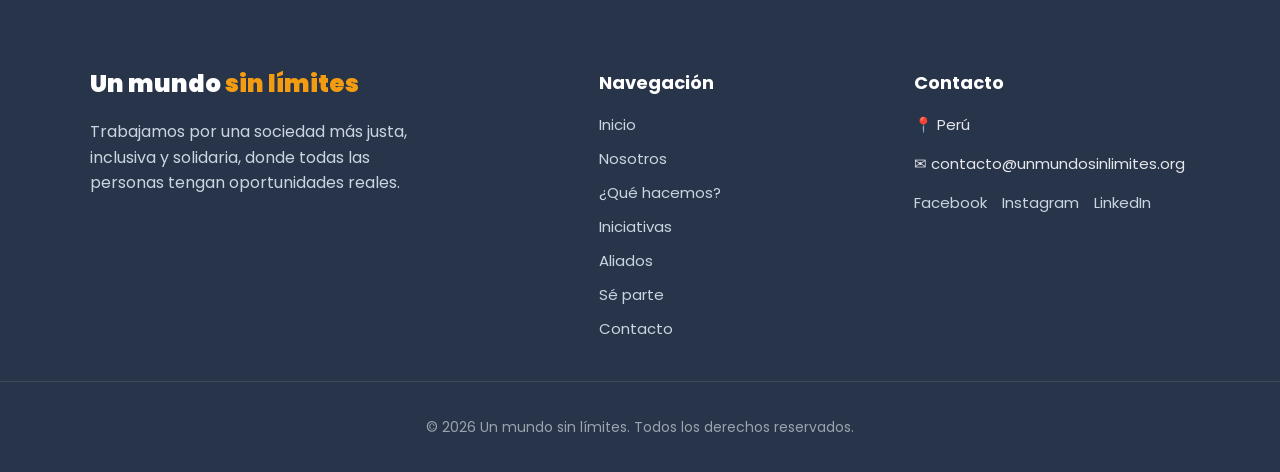
<file: nosotros.html>
<!DOCTYPE html>
<html lang="es">
<head>
  <meta charset="UTF-8">
  <meta name="viewport" content="width=device-width, initial-scale=1.0">
  <title>Un mundo sin límites | Nosotros</title>
  <link rel="preconnect" href="https://fonts.googleapis.com">
  <link rel="preconnect" href="https://fonts.gstatic.com" crossorigin>
  <link href="https://fonts.googleapis.com/css2?family=Poppins:wght@300;400;500;600;700&display=swap" rel="stylesheet">
  <link rel="stylesheet" href="assets/css/normalize.css">
  <link rel="stylesheet" href="assets/css/styles.css">
</head>
<body>
  <header class="header">
    <div class="header__contenedor">
      <div class="header__barra">
        <a href="index.html" class="header__logo">
          <img loading="lazy" src="assets/img/logo.jpg" alt="Logo Un mundo sin límites" class="header__logo-imagen">
          <span class="header__logo-texto">Un mundo <strong>sin límites</strong></span>
        </a>
        <nav class="navegacion">
          <a href="index.html" class="navegacion__link">Inicio</a>
          <a href="nosotros.html" class="navegacion__link navegacion__link--activo">Nosotros</a>
          <a href="que-hacemos.html" class="navegacion__link">¿Qué hacemos?</a>
          <a href="iniciativas.html" class="navegacion__link">Iniciativas</a>
          <a href="aliados.html" class="navegacion__link">Aliados</a>
          <a href="se-parte.html" class="navegacion__link navegacion__link--boton">Sé parte</a>
          <a href="contacto.html" class="navegacion__link">Contacto</a>
        </nav>
      </div>
    </div>
  </header>

  <!-- Hero Nosotros -->
  <section class="hero-nosotros">
    <img loading="lazy" src="assets/img/nosotros-hero.png" alt="Transformando vidas sin límites" class="hero-nosotros__imagen">

    <div class="hero-nosotros__overlay"></div>

    <div class="hero-nosotros__contenedor">
      <h1 class="hero-nosotros__titulo">Transformando vidas sin límites</h1>
      <p class="hero-nosotros__texto">
        En Un Mundo sin Límites acompañamos a personas refugiadas y migrantes en el desarrollo
        de sus habilidades técnicas y productivas, promoviendo su integración plena y su
        participación activa en la sociedad.
      </p>
    </div>
  </section>

  <!-- Quiénes somos -->
  <section class="nosotros">
    <div class="nosotros__contenedor">
      <p class="nosotros__texto">
        Somos una organización social comprometida con la inclusión, la equidad y el desarrollo
        humano. Creemos en el potencial de cada persona y en su capacidad de construir un futuro
        digno cuando cuenta con las herramientas adecuadas.
      </p>
    </div>
  </section>

  <!-- Pilares -->
  <section class="pilares">
    <div class="pilares__contenedor">

      <article class="pilares__card">
        <img loading="lazy" src="assets/img/mision.png" alt="Nuestra misión" class="pilares__imagen">
        <div class="pilares__contenido">
          <h3 class="pilares__titulo">Nuestra misión</h3>
          <p class="pilares__texto">
            Transformar la vida de refugiados y migrantes mediante el empoderamiento y la
            innovación en el desarrollo de habilidades técnicas y productivas.
          </p>
        </div>
      </article>

      <article class="pilares__card">
        <img loading="lazy" src="assets/img/vision.png" alt="Nuestra visión" class="pilares__imagen">
        <div class="pilares__contenido">
          <h3 class="pilares__titulo">Nuestra visión</h3>
          <p class="pilares__texto">
            Construir una sociedad inclusiva donde todas las personas tengan acceso a
            oportunidades de desarrollo, empleo digno y participación social plena.
          </p>
        </div>
      </article>

      <article class="pilares__card">
        <img loading="lazy" src="assets/img/objetivo.png" alt="Nuestro objetivo" class="pilares__imagen">
        <div class="pilares__contenido">
          <h3 class="pilares__titulo">Nuestro objetivo</h3>
          <p class="pilares__texto">
            Impulsar un cambio sostenible fortaleciendo habilidades técnicas y productivas,
            fomentando el emprendimiento y el empleo con impacto social positivo.
          </p>
        </div>
      </article>

    </div>
  </section>

  <footer class="footer">
    <div class="footer__contenedor">
      <div class="footer__brand">
        <h3 class="footer__logo">Un mundo <span>sin límites</span></h3>
        <p class="footer__texto">
          Trabajamos por una sociedad más justa, inclusiva y solidaria, donde todas las personas tengan oportunidades reales.
        </p>
      </div>

      <div>
        <h4 class="footer__titulo">Navegación</h4>
        <nav class="footer__nav">
          <a class="footer__link" href="index.html">Inicio</a>
          <a class="footer__link" href="nosotros.html">Nosotros</a>
          <a class="footer__link" href="que-hacemos.html">¿Qué hacemos?</a>
          <a class="footer__link" href="iniciativas.html">Iniciativas</a>
          <a class="footer__link" href="aliados.html">Aliados</a>
          <a class="footer__link" href="se-parte.html">Sé parte</a>
          <a class="footer__link" href="contacto.html">Contacto</a>
        </nav>
      </div>

      <div>
        <h4 class="footer__titulo">Contacto</h4>
        <p class="footer__info">📍 Perú</p>
        <p class="footer__info">✉ contacto@unmundosinlimites.org</p>

        <div class="footer__redes">
          <a class="footer__link" href="#">Facebook</a>
          <a class="footer__link" href="#">Instagram</a>
          <a class="footer__link" href="#">LinkedIn</a>
        </div>
      </div>
    </div>

    <div class="footer__copy">
      <p>&copy; 2026 Un mundo sin límites. Todos los derechos reservados.</p>
    </div>
  </footer>
</body>
</html>
</file>
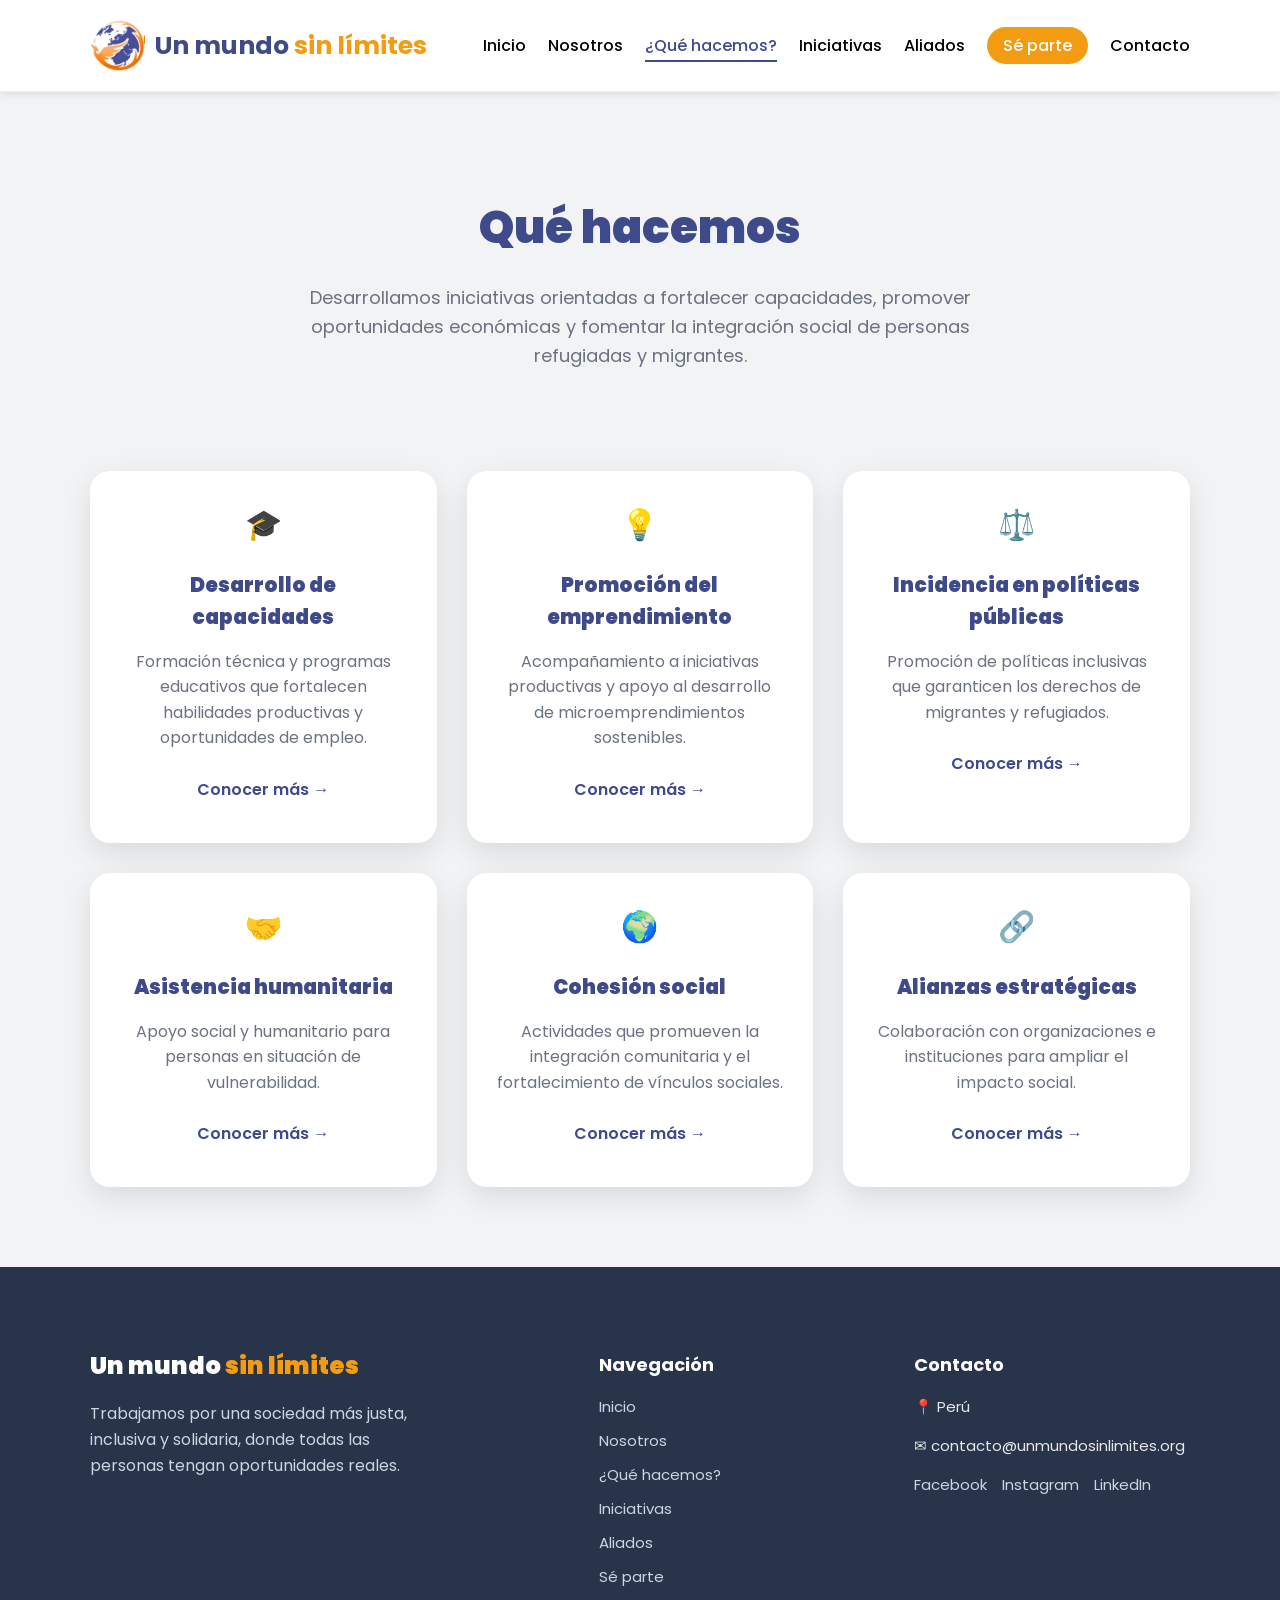
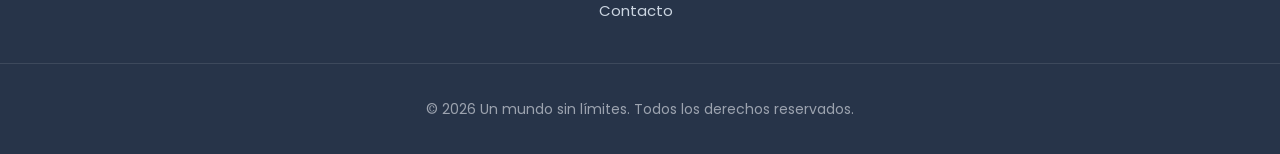
<file: que-hacemos.html>
<!DOCTYPE html>
<html lang="es">
<head>
    <meta charset="UTF-8">
    <meta name="viewport" content="width=device-width, initial-scale=1.0">
    <title>Un mundo sin límites | ¿ Qué hacemos ?</title>
    <link rel="preconnect" href="https://fonts.googleapis.com">
    <link rel="preconnect" href="https://fonts.gstatic.com" crossorigin>
    <link href="https://fonts.googleapis.com/css2?family=Poppins:wght@300;400;500;600;700&display=swap" rel="stylesheet">
    <link rel="stylesheet" href="assets/css/normalize.css">
    <link rel="stylesheet" href="assets/css/styles.css">
</head>
<body>
    <header class="header">
        <div class="header__contenedor">
            <div class="header__barra">
                <a href="index.html" class="header__logo">
                    <img src="assets/img/logo.jpg" alt="Logo Un mundo sin límites" class="header__logo-imagen">
                    <span class="header__logo-texto">Un mundo <strong>sin límites</strong></span>
                </a>
                <nav class="navegacion">
                    <a href="index.html" class="navegacion__link">Inicio</a>
                    <a href="nosotros.html" class="navegacion__link">Nosotros</a>
                    <a href="que-hacemos.html" class="navegacion__link navegacion__link--activo">¿Qué hacemos?</a>
                    <a href="iniciativas.html" class="navegacion__link">Iniciativas</a>
                    <a href="aliados.html" class="navegacion__link">Aliados</a>
                    <a href="se-parte.html" class="navegacion__link navegacion__link--boton">Sé parte</a>
                    <a href="contacto.html" class="navegacion__link">Contacto</a>
                </nav>
            </div>
        </div>
    </header>

    <main>
        <section class="quehacemos">
            <div class="quehacemos__contenedor">
                <header class="quehacemos__encabezado">
                    <h1 class="quehacemos__titulo">Qué hacemos</h1>
                    <p class="quehacemos__descripcion">
                        Desarrollamos iniciativas orientadas a fortalecer capacidades, promover oportunidades
                        económicas y fomentar la integración social de personas refugiadas y migrantes.
                    </p>
                </header>

                <div class="quehacemos__grid">
                    <a href="desarrollo-capacidades.html" class="accion">
                        <div class="accion__icono">🎓</div>
                        <h3 class="accion__titulo">Desarrollo de capacidades</h3>
                        <p class="accion__texto">Formación técnica y programas educativos que fortalecen habilidades productivas y oportunidades de empleo.</p>
                        <span class="accion__link">Conocer más →</span>
                    </a>

                    <a href="emprendimiento.html" class="accion">
                        <div class="accion__icono">💡</div>
                        <h3 class="accion__titulo">Promoción del emprendimiento</h3>
                        <p class="accion__texto">Acompañamiento a iniciativas productivas y apoyo al desarrollo de microemprendimientos sostenibles.</p>
                        <span class="accion__link">Conocer más →</span>
                    </a>

                    <a href="politicas-publicas.html" class="accion">
                        <div class="accion__icono">⚖️</div>
                        <h3 class="accion__titulo">Incidencia en políticas públicas</h3>
                        <p class="accion__texto">Promoción de políticas inclusivas que garanticen los derechos de migrantes y refugiados.</p>
                        <span class="accion__link">Conocer más →</span>
                    </a>

                    <a href="asistencia-humanitaria.html" class="accion">
                        <div class="accion__icono">🤝</div>
                        <h3 class="accion__titulo">Asistencia humanitaria</h3>
                        <p class="accion__texto">Apoyo social y humanitario para personas en situación de vulnerabilidad.</p>
                        <span class="accion__link">Conocer más →</span>
                    </a>

                    <a href="cohesion-social.html" class="accion">
                        <div class="accion__icono">🌍</div>
                        <h3 class="accion__titulo">Cohesión social</h3>
                        <p class="accion__texto">Actividades que promueven la integración comunitaria y el fortalecimiento de vínculos sociales.</p>
                        <span class="accion__link">Conocer más →</span>
                    </a>

                    <a href="alianzas-estrategicas.html" class="accion">
                        <div class="accion__icono">🔗</div>
                        <h3 class="accion__titulo">Alianzas estratégicas</h3>
                        <p class="accion__texto">Colaboración con organizaciones e instituciones para ampliar el impacto social.</p>
                        <span class="accion__link">Conocer más →</span>
                    </a>
                </div>
            </div>
        </section>
    </main>

    <footer class="footer">
        <div class="footer__contenedor">
            <div class="footer__brand">
                <h3 class="footer__logo">Un mundo <span>sin límites</span></h3>
                <p class="footer__texto">
                    Trabajamos por una sociedad más justa, inclusiva y solidaria, donde todas las personas tengan oportunidades reales.
                </p>
            </div>

            <div>
                <h4 class="footer__titulo">Navegación</h4>
                <nav class="footer__nav">
                    <a class="footer__link" href="index.html">Inicio</a>
                    <a class="footer__link" href="nosotros.html">Nosotros</a>
                    <a class="footer__link" href="que-hacemos.html">¿Qué hacemos?</a>
                    <a class="footer__link" href="iniciativas.html">Iniciativas</a>
                    <a class="footer__link" href="aliados.html">Aliados</a>
                    <a class="footer__link" href="se-parte.html">Sé parte</a>
                    <a class="footer__link" href="contacto.html">Contacto</a>
                </nav>
            </div>

            <div>
                <h4 class="footer__titulo">Contacto</h4>
                <p class="footer__info">📍 Perú</p>
                <p class="footer__info">✉ contacto@unmundosinlimites.org</p>

                <div class="footer__redes">
                    <a class="footer__link" href="#">Facebook</a>
                    <a class="footer__link" href="#">Instagram</a>
                    <a class="footer__link" href="#">LinkedIn</a>
                </div>
            </div>
        </div>

        <div class="footer__copy">
            <p>&copy; 2026 Un mundo sin límites. Todos los derechos reservados.</p>
        </div>
    </footer>
</body>
</html>
</file>
<file: assets/css/styles.css>
:root {
    --azul: #3f4a8a;
    --naranja: #f39c12;
    --gris: #6b7280;
    --gris-claro: #f1f3f5;
    --blanco: #FFF;
    --negro: #000000;
    --fuentePrincipal: 'Poppins', sans-serif;
}
html {
    font-size: 62.5%;
    box-sizing: border-box;
}
*, *:before, *:after {
    box-sizing: inherit;
}
body {
    font-family: var(--fuentePrincipal);
    font-size: 1.6rem;
    line-height: 1.6;
}
h1, h2, h3 {
    font-weight: 900;
    margin: 2rem 0;
}
h1 {
    font-size: 5rem;
}
h2 {
    font-size: 4.6rem;
}
h3 {
    font-size: 3rem;
}
a {
    text-decoration: none;
}
img {
    max-width: 100%;
    display: block;
}
[class$="__contenedor"] {
    max-width: 110rem;
    width: 90%;
    margin: 0 auto;
}

/* Header */
.header {
    background-color: var(--blanco);
    border-bottom: 1px solid #eee;
}
@media (min-width: 768px) {
    .header {
        position: sticky;
        top: 0;
        z-index: 1000;
        box-shadow: 0 2px 8px rgba(0,0,0,0.1);
    }
}
.header__barra {
    display: flex;
    flex-direction: column;
    align-items: center;
    padding: 4rem 0;
    gap: 0;
}
@media (min-width: 768px) {
    .header__barra {
        padding: 2rem 0;
        gap: 2.5rem;
    }
}
@media (min-width: 992px) {
    .header__barra {
        flex-direction: row;
        justify-content: space-between;
    }
}
.header__logo {
    font-weight: 700;
    color: var(--azul);
    display: flex;
    align-items: center;
    gap: 1rem;
}
.header__logo-imagen {
    width: 5.5rem;
    height: auto;
}
.header__logo-texto {
    font-size: 2.5rem;
}
.header__logo-texto strong {
    color: var(--naranja);
    font-weight: 700;
}

/* Navegacion */
.navegacion {
    display: flex;
    flex-direction: column;
    align-items: center;
    margin-top: 2rem;
}
.navegacion__link {
    color: var(--negro);
    font-size: 1.6rem;
    font-weight: 500;
    transition: color .3s ease;
    padding: 0.8rem 0;
    position: relative;
}
.navegacion__link:hover,
.navegacion__link--activo {
    color: var(--azul);
}
@media (min-width: 768px) {
    .navegacion {
        flex-direction: row;
        gap: 2.2rem;
        margin-top: 0;
    }
    .navegacion__link {
        width: auto;
        padding: 0;
    }
    .navegacion__link--boton {
        padding: .6rem 1.6rem;
        background-color: var(--naranja);
        color: var(--blanco);
        border-radius: 2rem;
    }
}
.navegacion__link::after {
    content: '';
    position: absolute;
    bottom: -4px;
    left: 0;
    width: 0%;
    height: 2px;
    background-color: var(--azul);
    transition: width .3s ease;
}
.navegacion__link:hover,
.navegacion__link--activo {
    color: var(--azul);
}
.navegacion__link:hover::after,
.navegacion__link--activo::after {
    width: 100%;
}

/* Hero */
.hero {
    padding: 6rem 0 1rem;
}
.hero__contenedor {
    display: grid;
    grid-template-columns: 1fr;
    gap: 4rem;
}
.hero__contenido {
    display: flex;
    flex-direction: column;
    justify-content: center;
}
.hero__titulo {
    font-size: 4rem;
    line-height: 1.2;
}
.hero__titulo--resaltado {
    color: var(--naranja);
}
.hero__texto {
    margin: 2rem 0;
    color: var(--gris);
    max-width: 55rem;
}
.hero__acciones {
    display: flex;
    gap: 1.5rem;
    margin-top: 1rem;
    justify-content: center;
}
.hero__imagen img {
    border-radius: 2rem;
    box-shadow: 0 20px 40px rgba(0, 0, 0, 0.12), 0 8px 16px rgba(0, 0, 0, 0.08);
}
@media (min-width: 768px) {
    .hero {
        padding: 7rem 0;
    }
    .hero__contenedor {
        grid-template-columns: repeat(2, 1fr);
        align-items: center;
    }
    .hero__titulo {
        font-size: 5rem;
    }
    .hero__acciones {
        justify-content: flex-start;
    }
}

/* Botones */
.boton {
    padding: 1rem 2.5rem;
    border-radius: 3rem;
    font-weight: 500;
    text-align: center;
}
.boton--primario {
    background-color: var(--azul);
    color: var(--blanco);
    transition: background-color .3s ease-in-out;
}
.boton--primario:hover {
    background-color: #282d4f;
    border: 2px solid var(--azul);
}
.boton--secundario {
    border: 2px solid var(--azul);
    color: var(--azul);
    transition: background-color .3s ease-in-out;
}
.boton--secundario:hover {
    background-color: #3F4A8A33;
    color: #343d72;
}
.boton {
    transition: background-color .25s ease, transform .2s ease;
}
.boton:hover {
    transform: translateY(-2px);
}

/* Transición */
.transicion {
    background-color: var(--gris-claro);
    padding: 5rem 0;
}
.transicion__contenedor {
    text-align: center;
}
.transicion__texto {
    font-size: 2rem;
    color: var(--gris);
    font-weight: 500;
}
.transicion {
    background: linear-gradient(to bottom, var(--blanco) 0%, #e5e7eb 100%);
}
@media (min-width: 768px) {
    .transicion {
        padding: 6rem 0;
    }
}

/* Concepto */
.concepto {
    padding: 7rem 0;
}
.concepto__contenedor {
    text-align: center;
}
.concepto__titulo {
    font-size: 3.6rem;
    color: var(--azul);
}
.concepto__texto {
    color: var(--gris);
    margin-top: 2rem;
    font-size: 1.8rem;
}
@media (min-width: 768px) {
    .concepto {
        padding: 10rem 0;
    }
}

/* Compromiso */
.compromiso {
    background-color: var(--gris-claro);
    padding: 6rem 0;
}
.compromiso__contenedor {
    display: grid;
    gap: 3rem;
}
.compromiso__item {
    position: relative;
    padding: 4rem 3rem;
    border-radius: 2rem;
    background-size: cover;
    background-position: center;
    overflow: hidden;
    box-shadow: 0 10px 20px rgba(0,0,0,0.06), 0 4px 8px rgba(0,0,0,0.04);
    transition: transform .3s ease, box-shadow .3s ease;
}
.compromiso__item:hover {
    transform: translateY(-5px);
    box-shadow: 0 18px 40px rgba(0,0,0,0.10), 0 8px 15px rgba(0,0,0,0.1);
}
.compromiso__imagen {
    position: absolute;
    inset: 0;
    width: 100%;
    height: 100%;
    object-fit: cover;
    z-index: 0;
}
.compromiso__item::before {
    content: "";
    position: absolute;
    inset: 0;
    background: linear-gradient(to bottom, rgba(255,255,255,0.8), rgba(255,255,255,0.7));
    transition: background .4s ease-in-out;
    z-index: 1;
}
.compromiso__contenido {
    position: relative;
    z-index: 2;
}
.compromiso__titulo {
    font-size: 3.6rem;
    color: #1f2937;
    margin-bottom: 1rem;
    text-align: center;
    padding-bottom: 4rem;
}
.compromiso__subtitulo {
    font-size: 2.2rem;
    color: var(--azul);
    margin-bottom: 1rem;
}
.compromiso__texto {
    color: var(--gris);
    line-height: 1.6;
}
@media (min-width: 768px) {
    .compromiso {
        padding: 8rem 0;
    }
    .compromiso__contenedor {
        grid-template-columns: repeat(2, 1fr);
    }
}

/* Mensajes */
.mensajes {
    padding: 6rem 0;
}
.mensajes__contenedor {
    text-align: center;
}
.mensajes__texto {
    font-size: 2.4rem;
    font-weight: 500;
    color: var(--azul);
    font-style: italic;
}

/* Footer */
.footer {
    background-color: #273449;
    color: #e5e7eb;
    padding: 6rem 0 2rem;
    text-align: center;
}
@media (min-width: 768px) {
    .footer {
        text-align: left;
    }
}
.footer__contenedor {
    display: grid;
    gap: 4rem;
}
@media (min-width: 768px) {
    .footer__contenedor {
        grid-template-columns: 3.4fr 2fr 2fr;
        align-items: start;
    }
}
.footer__brand {
    justify-items: center;
}
@media (min-width: 768px) {
    .footer__brand {
        justify-items: start;
    }
}
.footer__logo {
    font-size: 2.4rem;
    color: var(--blanco);
    margin-bottom: 1.5rem;
}
.footer__logo span {
    color: var(--naranja);
}
.footer__texto {
    font-size: 1.6rem;
    color: #cbd5e1;
    line-height: 1.6;
    max-width: 35rem;
}
.footer__titulo {
    font-size: 1.8rem;
    margin-bottom: 1.5rem;
    color: var(--blanco);
}
.footer__nav {
    display: flex;
    flex-direction: column;
    gap: 1rem;
}
.footer__link {
    color: #cbd5e1;
    font-size: 1.5rem;
    transition: color .3s ease;
}
.footer__link:hover {
    color: var(--naranja);
}
.footer__info {
    font-size: 1.5rem;
    margin-bottom: .8rem;
}
.footer__redes {
    display: flex;
    gap: 1.5rem;
    margin-top: 1.5rem;
    justify-content: center;
}
@media (min-width: 768px) {
    .footer__redes {
        justify-content: flex-start;
    }
}
.footer__copy {
    border-top: 1px solid rgba(255,255,255,.1);
    margin-top: 4rem;
    padding-top: 2rem;
    text-align: center;
    font-size: 1.4rem;
    color: #9ca3af;
}

/* Hero Nosotros */
.hero-nosotros {
    position: relative;
    min-height: 65vh;
    display: flex;
    align-items: center;
    overflow: hidden;
}
.hero-nosotros__imagen {
    position: absolute;
    inset: 0;
    width: 100%;
    height: 100%;
    object-fit: cover;
    object-position: center 10%;
}
.hero-nosotros__overlay {
    position: absolute;
    inset: 0;
    background: linear-gradient(to top, rgba(0, 0, 0, 0.15), rgba(0, 0, 0, 0.1));
}
.hero-nosotros__contenedor {
    position: relative;
    max-width: 110rem;
    width: 90%;
    margin: 0 auto;
    color: var(--blanco);
}
.hero-nosotros__titulo {
    font-size: 4.2rem;
    max-width: 60rem;
}
.hero-nosotros__texto {
    margin-top: 2rem;
    font-size: 1.8rem;
    max-width: 55rem;
    line-height: 1.7;
}

/* Nosotros */
.nosotros {
    padding: 7rem 0;
    background-color: var(--blanco);
}
.nosotros__contenedor {
    max-width: 80rem;
    margin: 0 auto;
    text-align: center;
}
.nosotros__texto {
    font-size: 1.8rem;
    color: var(--gris);
}

/* Pilares */
.pilares {
    background-color: var(--gris-claro);
    padding: 8rem 0;
}
.pilares__contenedor {
    max-width: 110rem;
    width: 90%;
    margin: 0 auto;
    display: grid;
    gap: 3rem;
}
.pilares__card {
    background-color: var(--blanco);
    border-radius: 2rem;
    overflow: hidden;
    box-shadow: 0 10px 30px rgba(0,0,0,.15);
    transition: transform .3s ease, box-shadow .3s ease;
}
.pilares__card:hover {
    transform: translateY(-6px);
    box-shadow: 0 20px 45px rgba(0,0,0,.1);
}
.pilares__imagen {
    width: 100%;
    height: 22rem;
    object-fit: cover;
}
.pilares__contenido {
    padding: 3rem;
}
.pilares__titulo {
    font-size: 2.2rem;
    color: var(--azul);
    margin: 1rem auto;
}
.pilares__texto {
    font-size: 1.6rem;
    color: var(--gris);
    line-height: 1.6;
}

/* Responsive */
@media (min-width: 768px) {
    .pilares__contenedor {
        grid-template-columns: repeat(2, 1fr);
    }
}
@media (min-width: 1024px) {
    .pilares__contenedor {
        grid-template-columns: repeat(3, 1fr);
    }
    .hero-nosotros__titulo {
        font-size: 5rem;
    }
}

/*Que hacemos*/
.quehacemos {
    padding: 8rem 0;
    background-color: var(--gris-claro);
}
.quehacemos__encabezado {
    text-align: center;
    margin-bottom: 10rem;
}
.quehacemos__titulo {
    font-size: 4.5rem;
    margin-bottom: 2rem;
    color: var(--azul);
}
.quehacemos__descripcion {
    max-width: 70rem;
    margin: 0 auto;
    font-size: 1.8rem;
    color: var(--gris);
}
.quehacemos__grid {
    display: grid;
    gap: 3rem;
}
.accion {
    background-color: var(--blanco);
    padding: 3rem;
    border-radius: 2rem;
    text-align: center;
    box-shadow: 0 10px 30px rgba(0,0,0,0.1);
    transition: transform .3s ease, box-shadow .3s ease;
    display: block;
    color: inherit;
}
.accion:hover {
    transform: translateY(-6px);
    box-shadow: 0 20px 45px rgba(0,0,0,.08);
}
.accion__icono {
    font-size: 3rem;
    margin-bottom: 1.5rem;
}
.accion__titulo {
    font-size: 2rem;
    color: var(--azul);
    margin-bottom: 1rem;
}
.accion__texto {
    font-size: 1.6rem;
    color: var(--gris);
}
.accion__link{
    display: inline-block;
    margin: 1rem auto;
    font-size: 1.6rem;
    font-weight: 600;
    color: var(--azul);
    transition: color .3s ease;
}
.accion:hover .accion__link{
    color: var(--naranja);
}
@media (min-width:768px) {
    .quehacemos__grid {
        grid-template-columns: repeat(2,1fr);
    }
}
@media (min-width:1024px) {
    .quehacemos__grid {
        grid-template-columns: repeat(3,1fr);
    }
}

/* Iniciativas */
.iniciativas {
    padding: 8rem 0;
    background-color: var(--gris-claro);
}
.iniciativas__encabezado {
    text-align: center;
    margin-bottom: 10rem;
}
.iniciativas__titulo {
    font-size: 4.5rem;
    margin-bottom: 2rem;
    color: var(--azul);
}
.iniciativas__descripcion {
    max-width: 70rem;
    margin: 0 auto;
    font-size: 1.8rem;
    color: var(--gris);
}

/* Aliados */
.aliados {
    padding: 8rem 0;
    background-color: var(--gris-claro);
}
.aliados__encabezado {
    text-align: center;
    margin-bottom: 10rem;
}
.aliados__titulo {
    font-size: 4.5rem;
    margin-bottom: 2rem;
    color: var(--azul);
}
.aliados__descripcion {
    max-width: 70rem;
    margin: 0 auto;
    font-size: 1.8rem;
    color: var(--gris);
}
.aliados__grid {
    display: grid;
    gap: 3rem;
}
.aliado {
    background-color: var(--blanco);
    border-radius: 1.2rem;
    overflow: hidden;
    box-shadow: 0 8px 20px rgba(0,0,0,0.1);
    transition: transform .3s ease, box-shadow .3s ease;
}
.aliado:hover {
    transform: translateY(-6px);
    box-shadow: 0 20px 45px rgba(0,0,0,0.08);
}
.aliado__imagen {
    width: 100%;
    height: auto;
    object-fit:contain;
}
.aliado__contenido {
    padding: 2.4rem;
}
.aliado__titulo {
    font-size: 2rem;
    margin-top: 0;
    margin-bottom: 1rem;
    color: var(--azul);
}
.aliado__texto {
    font-size: 1.4rem;
    margin: 0;
    color: var(--gris);
}
@media (min-width: 478px){
    .aliados__grid {
        grid-template-columns: repeat(2,1fr);
    }
}
@media (min-width: 1024px){
    .aliados__grid {
        grid-template-columns: repeat(4,1fr);
    }
}

/* Se parte */
.se-parte {
    padding: 8rem 0 4rem;
    background-color: var(--gris-claro);
}
.se-parte__encabezado {
    text-align: center;
    margin-bottom: 10rem;
}
.se-parte__titulo {
    font-size: 4.5rem;
    color: var(--azul);
}
.se-parte__descripcion {
    max-width: 70rem;
    margin: 0 auto;
    font-size: 1.8rem;
    color: var(--gris);
}
.se-parte__bloque {
    display: grid;
    gap: 4rem;
    align-items: center;
    margin-bottom: 8rem;
}
.se-parte__contenido {
    max-width: 50rem;
}
.se-parte__bloque-titulo {
    font-size: 3rem;
    color: var(--azul);
    margin-bottom: 1.5rem;
}
.se-parte__texto {
    font-size: 1.6rem;
    color: var(--gris);
    margin-bottom: 2rem;
}
.se-parte__boton {
    display: inline-block;
    background-color: var(--naranja);
    color: var(--blanco);
    padding: 1.2rem 2.4rem;
    border-radius: 0.6rem;
    font-weight: 600;
    font-size: 1.5rem;
    text-align:center;
    width:100%;
    transition: background .3s ease;
}
.se-parte__boton:hover {
    background-color: #d8840c;
}
.se-parte__imagen {
    max-width: 45rem;
    margin: 0 auto;
}
.se-parte__imagen img {
    border-radius: 1.2rem;
    box-shadow: 0 10px 30px rgba(0,0,0,0.15);
}
@media (min-width: 768px){
    .se-parte__boton {
        width: auto;
    }
    .se-parte__bloque {
        grid-template-columns: 1fr 1fr;
    }
    .se-parte__bloque--invertido .se-parte__contenido {
        order: 2;
    }
    .se-parte__bloque--invertido .se-parte__imagen {
        order: 1;
    }
}

/* Contacto */
.contacto {
    padding: 8rem 0;
    background-color: var(--gris-claro);
}
.contacto__encabezado {
    text-align: center;
    margin-bottom: 10rem;
}
.contacto__titulo {
    color: var(--azul);
}
.contacto__descripcion {
    max-width: 70rem;
    margin: 0 auto;
    color: var(--gris);
    font-size: 1.8rem;
}
.contacto__formulario {
    max-width: 80rem;
    margin: 0 auto;
    background-color: var(--blanco);
    padding: 4rem;
    border-radius: 1rem;
    box-shadow: 0 10px 30px rgba(0,0,0,.05);
}
.contacto__grupo {
    display: grid;
    gap: 2rem;
    margin-bottom: 2rem;
}
.contacto__campo {
    display: flex;
    flex-direction: column;
    margin-bottom: 2rem;
}
.contacto__label {
    font-weight: 600;
    margin-bottom: 0.5rem;
}
.contacto__input,
.contacto__select,
.contacto__textarea {
    width: 100%;
    padding: 1.2rem;
    border: 1px solid #ddd;
    border-radius: 0.6rem;
    font-size: 1.6rem;
}
.contacto__textarea {
    height: 20rem;
    resize: none;
}
.contacto__boton {
    margin-top: 2rem;
    width: 100%;
    background-color: var(--azul);
    color: var(--blanco);
    border: none;
    padding: 1.4rem;
    border-radius: 0.6rem;
    font-size: 1.6rem;
    font-weight: 600;
    cursor: pointer;
    transition: background .3s ease;
}
.contacto__boton:hover {
    background-color: #2f3870;
}
@media (min-width:768px){
    .contacto__grupo {
        grid-template-columns: 1fr 1fr;
    }
    .contacto__boton {
        width: auto;
        padding: 1.4rem 3rem;
    }
}

/* Detalle Acción */
.detalle-accion {
    padding: 8rem 0;
    background-color: var(--gris-claro);
}
.detalle-accion__hero {
    display: grid;
    gap: 5rem;
    align-items: center;
}
.detalle-accion__contenido {
    text-align: center;
}
.detalle-accion__etiqueta {
    display: inline-block;
    background-color: rgba(63, 74, 138, 0.1);
    color: var(--azul);
    padding: .8rem 1.6rem;
    border-radius: 3rem;
    font-size: 1.4rem;
    font-weight: 600;
    margin-bottom: 2rem;
}
.detalle-accion__titulo {
    font-size: 4.5rem;
    line-height: 1.2;
    color: var(--azul);
}
.detalle-accion__descripcion {
    font-size: 1.8rem;
    color: var(--gris);
    margin: 2rem auto 0;
    max-width: 60rem;
}
.detalle-accion__acciones {
    display: flex;
    flex-direction: column;
    gap: 1.5rem;
    margin-top: 3rem;
}
.detalle-accion__imagen img {
    width: 100%;
    border-radius: 2rem;
    box-shadow: 0 20px 40px rgba(0,0,0,.12);
    object-fit: cover;
}
@media (min-width: 768px) {
    .detalle-accion__hero {
        grid-template-columns: repeat(2, 1fr);
    }
    .detalle-accion__contenido {
        text-align: left;
    }
    .detalle-accion__descripcion {
        margin: 2rem 0 0;
    }
    .detalle-accion__acciones {
        flex-direction: row;
    }
}

/* Impacto */
.impacto {
    padding: 8rem 0;
    background-color: var(--blanco);
}
.impacto__encabezado {
    text-align: center;
    margin-bottom: 8rem;
}
.impacto__titulo {
    color: var(--azul);
}
.impacto__descripcion {
    max-width: 70rem;
    margin: 0 auto;
    font-size: 1.8rem;
    color: var(--gris);
}
.impacto__grid {
    display: grid;
    gap: 3rem;
}
.impacto__card {
    background-color: var(--gris-claro);
    padding: 4rem 3rem;
    border-radius: 2rem;
    text-align: center;
    box-shadow: 0 10px 20px rgba(0,0,0,0.06), 0 4px 8px rgba(0,0,0,0.04);
    transition: transform .3s ease, box-shadow .3s ease;
}
.impacto__card:hover {
    transform: translateY(-5px);
    box-shadow: 0 18px 40px rgba(0,0,0,0.10), 0 8px 15px rgba(0,0,0,0.1);
}
.impacto__icono {
    font-size: 3.5rem;
    margin-bottom: 2rem;
}
.impacto__card-titulo {
    font-size: 2.2rem;
    color: var(--azul);
}
.impacto__texto {
    font-size: 1.6rem;
    color: var(--gris);
}
@media (min-width: 768px) {
    .impacto__grid {
        grid-template-columns: repeat(3, 1fr);
    }
}

/* Programas */
.programas {
    padding: 8rem 0;
    background-color: var(--gris-claro);
}
.programas__grid {
    display: grid;
    gap: 8rem;
    align-items: center;
}
.programas__imagen img {
    width: 100%;
    border-radius: 2rem;
    box-shadow: 0 20px 40px rgba(0,0,0,.12);
}
.programas__etiqueta {
    display: inline-block;
    background-color: rgba(243, 156, 18, 0.15);
    color: #c97d0a;
    padding: .8rem 1.6rem;
    border-radius: 3rem;
    font-size: 1.4rem;
    font-weight: 600;
    margin-bottom: 2rem;
}
.programas__titulo {
    color: var(--azul);
    line-height: 1.2;
}
.programas__texto {
    margin-top: 2rem;
    font-size: 1.7rem;
    color: var(--gris);
}
.programas__lista {
    margin-top: 3rem;
    padding: 0;
    list-style: none;
}
.programas__item {
    position: relative;
    padding: 0.5rem 3rem 0;
    /*padding-left: 3rem;*/
    margin-bottom: 1.8rem;
    color: var(--gris);
    font-size: 1.6rem;
}
.programas__item::before {
    content: "•";
    position: absolute;
    left: 0;
    top: 0;
    color: var(--naranja);
    font-size: 2.2rem;
}
@media (min-width: 768px) {
    .programas__grid {
        grid-template-columns: repeat(2, 1fr);
    }
}

/* CTA */
.detalle-cta {
    padding: 8rem 0;
    background-color: var(--blanco);
}
.detalle-cta__contenido {
    background: linear-gradient(135deg, #3f4a8a, #2f3870);
    border-radius: 3rem;
    padding: 6rem 4rem;
    text-align: center;
    color: var(--blanco);
    box-shadow: 0 20px 40px rgba(0,0,0,.2);
}
.detalle-cta__titulo {
    color: var(--blanco);
    font-size: 4rem;
}
.detalle-cta__texto {
    max-width: 65rem;
    margin: 2rem auto 3rem;
    font-size: 1.8rem;
    color: rgba(255,255,255,.85);
}
</file>
